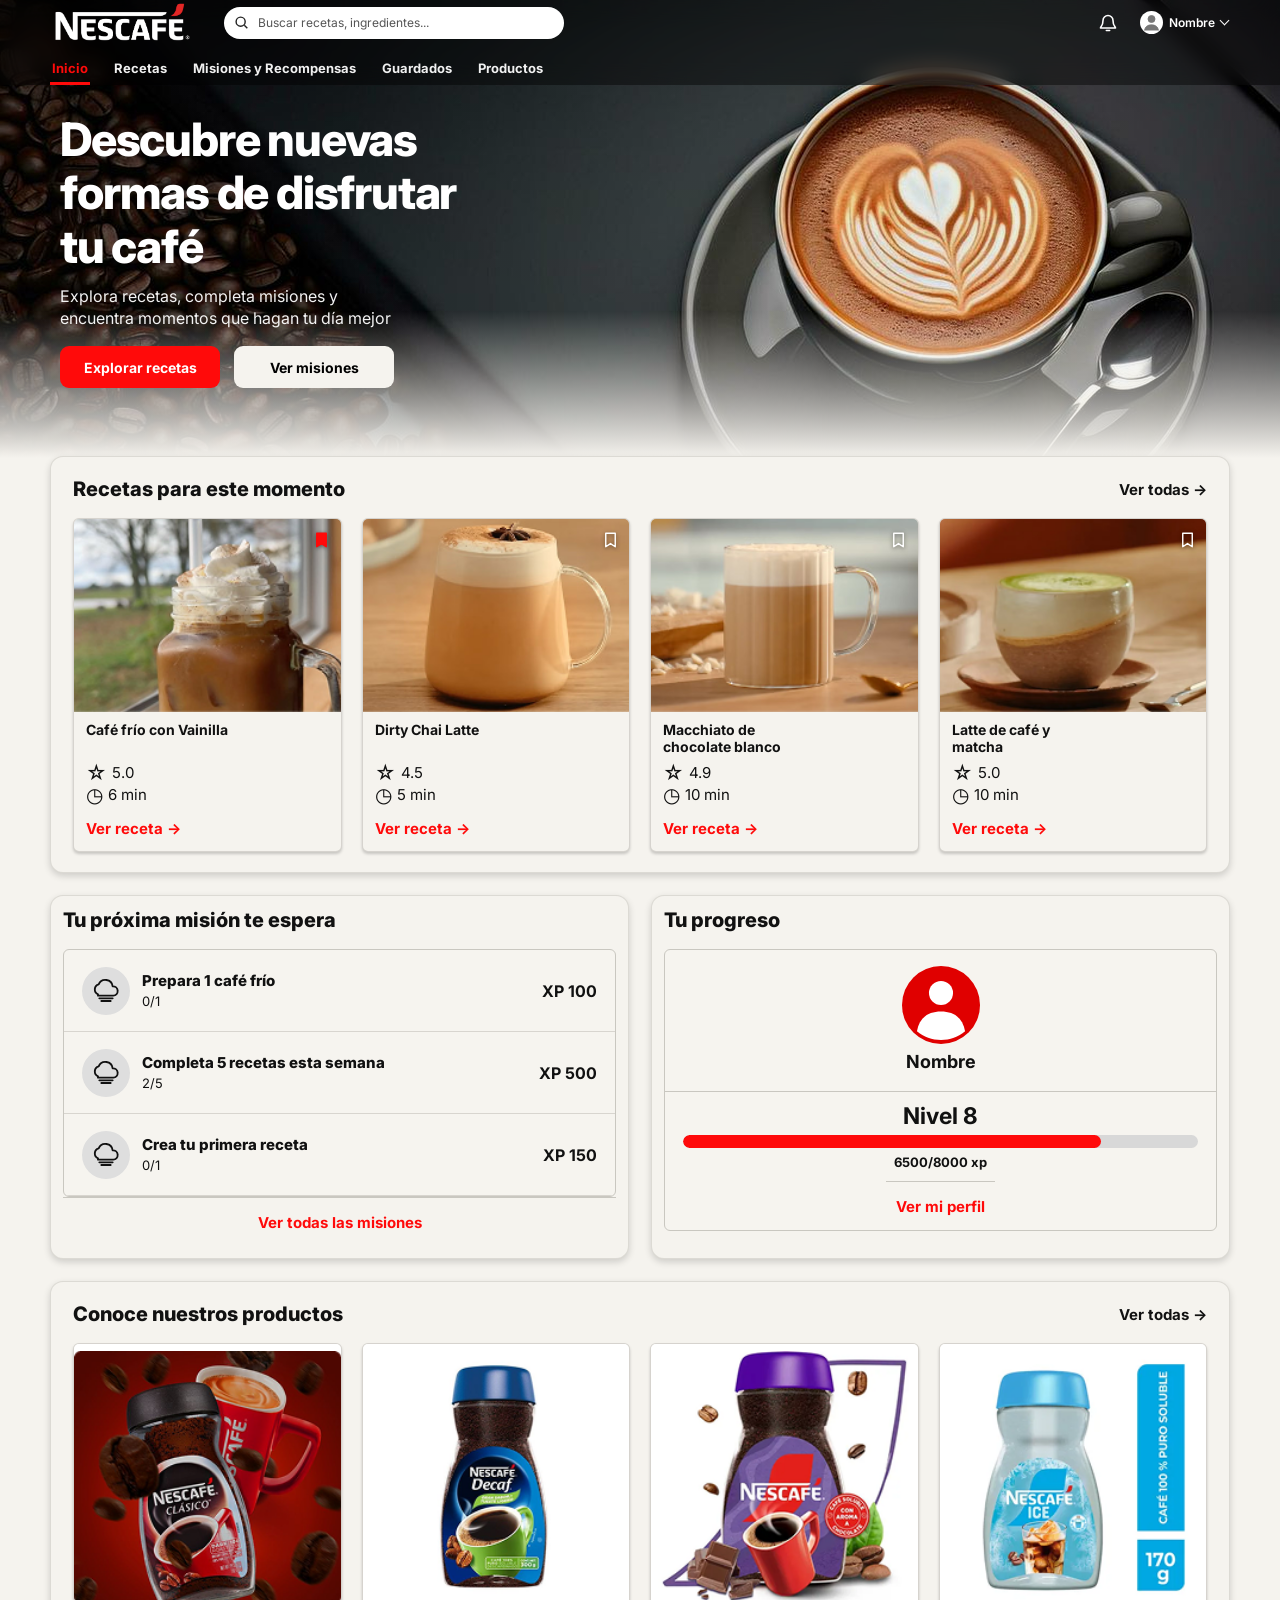
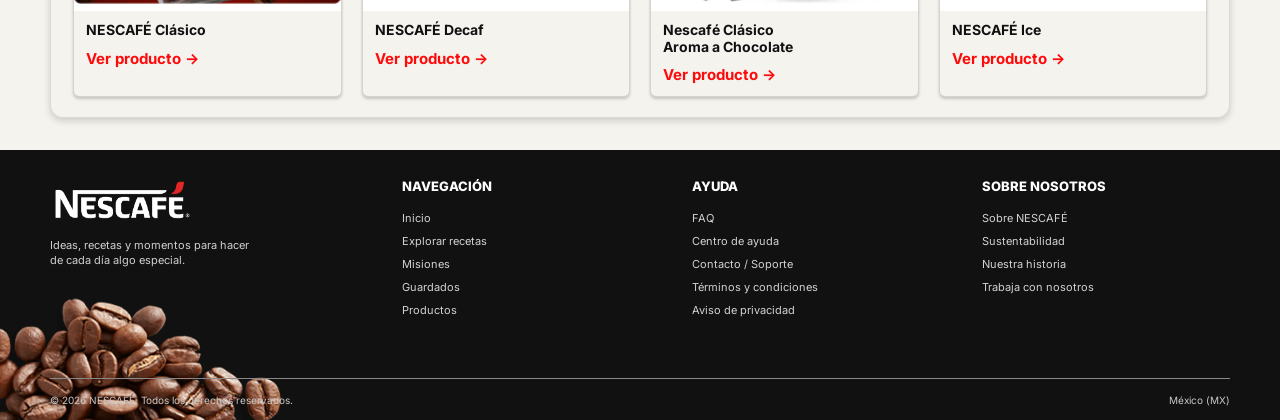
<file: index.html>
<!DOCTYPE html>
<html lang="es">
<head>
    <meta charset="UTF-8">
    <meta name="viewport" content="width=device-width, initial-scale=1.0">
    <link rel="stylesheet" href="css/styles.css">
    <link rel="preconnect" href="https://fonts.googleapis.com">
    <link rel="preconnect" href="https://fonts.gstatic.com" crossorigin>
    <link href="https://fonts.googleapis.com/css2?family=Inter:wght@100..900&display=swap" rel="stylesheet">
    <title>Nescafé Moments</title>
</head>
<body>

    <!-- HERO Y HEADER -->
    <section class="hero hero-home">

        <!-- IMAGEN DEL HERO: SE CAMBIA DESDE AQUÍ -->
        <img
            src="img/headers/home.png"
            alt=""
            class="hero-background hero__background"
            aria-hidden="true"
        >

        <header class="site-header header">

            <div class="header-top container header__top">

                <a href="index.html" class="brand header__brand">
                    <img src="img/logo-blanco.png" width="150" alt="Logo Nescafé">
                </a>

                <form class="search-form" role="search">
                    <label for="site-search" class="sr-only">Buscar recetas</label>

                    <svg class="search-icon" viewBox="0 0 24 24" aria-hidden="true">
                        <circle cx="10.8" cy="10.8" r="6.4"></circle>
                        <path d="m16 16 4.2 4.2"></path>
                    </svg>

                    <input
                        id="site-search"
                        type="search"
                        placeholder="Buscar recetas, ingredientes..."
                    >

                    <button type="reset" class="search-clear" aria-label="Limpiar búsqueda"></button>
                </form>

                <div class="header-actions header__actions">

                    <button class="icon-button" type="button" aria-label="Notificaciones">
                        <svg viewBox="0 0 24 24" aria-hidden="true">
                            <path d="M18 9a6 6 0 0 0-12 0c0 7-3 7-3 9h18c0-2-3-2-3-9"></path>
                            <path d="M10 21h4"></path>
                        </svg>
                    </button>

                    <a href="perfil.html" class="user-menu">

                        <span class="user-avatar">
                            <svg viewBox="0 0 24 24" aria-hidden="true">
                                <circle cx="12" cy="8" r="4"></circle>
                                <path d="M4 21c.7-4.2 3.5-6.3 8-6.3s7.3 2.1 8 6.3"></path>
                            </svg>
                        </span>

                        <span class="user-name">Nombre</span>
                        <span class="chevron" aria-hidden="true"></span>

                    </a>

                </div>
            </div>

            <!-- NAVEGACIÓN -->
            <nav class="main-nav container navigation" aria-label="Navegación principal">
                <a href="index.html" class="nav-link is-active navigation__link" aria-current="page">Inicio</a>
                <a href="recetas.html" class="nav-link navigation__link">Recetas</a>
                <a href="misiones_y_recompensas.html" class="nav-link navigation__link">Misiones y Recompensas</a>
                <a href="guardados.html" class="nav-link navigation__link">Guardados</a>
                <a href="productos.html" class="nav-link navigation__link">Productos</a>
            </nav>

        </header>

        <!-- CONTENIDO HERO -->
        <div class="hero-content container hero__content">
            <div class="hero-copy hero__copy">

                <h1>
                    Descubre nuevas<br class="desktop-break">
                    formas de disfrutar<br class="desktop-break">
                    tu café
                </h1>

                <p>
                    Explora recetas, completa misiones y<br class="desktop-break">
                    encuentra momentos que hagan tu día mejor
                </p>

                <div class="hero-buttons hero__actions">
                    <a href="recetas.html" class="button button-primary">
                        Explorar recetas
                    </a>

                    <a href="misiones_y_recompensas.html" class="button button-light">
                        Ver misiones
                    </a>
                </div>

            </div>
        </div>

    </section>


    <!-- CONTENIDO PRINCIPAL -->
    <main class="page-content container page__content">

        <!-- RECETAS -->
        <section class="panel recipes-panel">

            <div class="section-heading section-heading__content">
                <h2>Recetas para este momento</h2>
                <a href="recetas.html" class="text-link heading-link">
                    Ver todas →
                </a>
            </div>

            <div class="recipe-grid recipe-grid__items">

                <!-- RECETA 1 -->
                <article class="content-card recipe-card">
                    <div class="card-image-wrap content-card__media">
                        <img src="img/recetas/cafe-frio-de-vainilla.png"
                            alt="Café frío con vainilla y crema batida">

                        <button class="bookmark-button is-saved"
                            type="button" aria-label="Quitar de guardados" aria-pressed="true">
                            <svg viewBox="0 0 24 24" aria-hidden="true">
                                <path d="M6 3.5h12v17l-6-4-6 4z"></path>
                            </svg>
                        </button>
                    </div>

                    <div class="card-body content-card__body">
                        <h3>Café frío con Vainilla</h3>
                        <p class="card-meta"><span class="meta-icon">☆</span> 5.0</p>
                        <p class="card-meta"><span class="meta-icon">◷</span> 6 min</p>
                        <a href="recetas.html" class="text-link card-link">Ver receta →</a>
                    </div>
                </article>

                <!-- RECETA 2 -->
                <article class="content-card recipe-card">
                    <div class="card-image-wrap content-card__media">
                        <img src="img/recetas/dirty-latte.png"
                            alt="Dirty chai latte en una taza de vidrio">

                        <button class="bookmark-button" type="button"
                            aria-label="Guardar Dirty Chai Latte" aria-pressed="false">
                            <svg viewBox="0 0 24 24" aria-hidden="true">
                                <path d="M6 3.5h12v17l-6-4-6 4z"></path>
                            </svg>
                        </button>
                    </div>

                    <div class="card-body content-card__body">
                        <h3>Dirty Chai Latte</h3>
                        <p class="card-meta"><span class="meta-icon">☆</span> 4.5</p>
                        <p class="card-meta"><span class="meta-icon">◷</span> 5 min</p>
                        <a href="recetas.html" class="text-link card-link">Ver receta →</a>
                    </div>
                </article>

                <!-- RECETA 3 -->
                <article class="content-card recipe-card">
                    <div class="card-image-wrap content-card__media">
                        <img src="img/recetas/macciato-chocolate-blanco.png"
                            alt="Macchiato de chocolate blanco">

                        <button class="bookmark-button" type="button"
                            aria-label="Guardar Macchiato de chocolate blanco" aria-pressed="false">
                            <svg viewBox="0 0 24 24" aria-hidden="true">
                                <path d="M6 3.5h12v17l-6-4-6 4z"></path>
                            </svg>
                        </button>
                    </div>

                    <div class="card-body content-card__body">
                        <h3>Macchiato de<br> chocolate blanco</h3>
                        <p class="card-meta"><span class="meta-icon">☆</span> 4.9</p>
                        <p class="card-meta"><span class="meta-icon">◷</span> 10 min</p>
                        <a href="recetas.html" class="text-link card-link">Ver receta →</a>
                    </div>
                </article>

                <!-- RECETA 4 -->
                <article class="content-card recipe-card">
                    <div class="card-image-wrap content-card__media">
                        <img src="img/recetas/latte-caffe-matcha.png"
                            alt="Latte de café y matcha">

                        <button class="bookmark-button" type="button"
                            aria-label="Guardar Latte de café y matcha" aria-pressed="false">
                            <svg viewBox="0 0 24 24" aria-hidden="true">
                                <path d="M6 3.5h12v17l-6-4-6 4z"></path>
                            </svg>
                        </button>
                    </div>

                    <div class="card-body content-card__body">
                        <h3>Latte de café y<br> matcha</h3>
                        <p class="card-meta"><span class="meta-icon">☆</span> 5.0</p>
                        <p class="card-meta"><span class="meta-icon">◷</span> 10 min</p>
                        <a href="recetas.html" class="text-link card-link">Ver receta →</a>
                    </div>
                </article>

            </div>
        </section>


        <!-- MISIONES Y PROGRESO -->
        <div class="dashboard-grid">

            <!-- MISIONES -->
            <section class="panel dashboard-panel">
                <h2>Tu próxima misión te espera</h2>

                <div class="mission-list">

                    <article class="mission-item">
                        <span class="mission-icon">
                            <svg viewBox="0 0 48 48" aria-hidden="true">
                                <path d="M12 29a8 8 0 0 1 1-15 11 11 0 0 1 21 3 7 7 0 0 1 1 14H12Z"></path>
                                <path d="M14 35h20M17 39h14"></path>
                            </svg>
                        </span>

                        <div class="mission-copy">
                            <h3>Prepara 1 café frío</h3>
                            <p>0/1</p>
                        </div>

                        <strong class="xp-value">XP 100</strong>
                    </article>

                    <article class="mission-item">
                        <span class="mission-icon">
                            <svg viewBox="0 0 48 48" aria-hidden="true">
                                <path d="M12 29a8 8 0 0 1 1-15 11 11 0 0 1 21 3 7 7 0 0 1 1 14H12Z"></path>
                                <path d="M14 35h20M17 39h14"></path>
                            </svg>
                        </span>

                        <div class="mission-copy">
                            <h3>Completa 5 recetas esta semana</h3>
                            <p>2/5</p>
                        </div>

                        <strong class="xp-value">XP 500</strong>
                    </article>

                    <article class="mission-item">
                        <span class="mission-icon">
                            <svg viewBox="0 0 48 48" aria-hidden="true">
                                <path d="M12 29a8 8 0 0 1 1-15 11 11 0 0 1 21 3 7 7 0 0 1 1 14H12Z"></path>
                                <path d="M14 35h20M17 39h14"></path>
                            </svg>
                        </span>

                        <div class="mission-copy">
                            <h3>Crea tu primera receta</h3>
                            <p>0/1</p>
                        </div>

                        <strong class="xp-value">XP 150</strong>
                    </article>

                </div>

                <a href="misiones_y_recompensas.html" class="text-link panel-bottom-link">
                    Ver todas las misiones
                </a>
            </section>


            <!-- PROGRESO -->
            <section class="panel dashboard-panel progress-panel">
                <h2>Tu progreso</h2>

                <div class="profile-progress-card">

                    <div class="progress-user-icon">
                        <svg viewBox="0 0 64 64" aria-hidden="true">
                            <circle cx="32" cy="21" r="11"></circle>
                            <path d="M10 56c2-12 10-18 22-18s20 6 22 18c-6 5-14 8-22 8s-16-3-22-8Z"></path>
                        </svg>
                    </div>

                    <h3>Nombre</h3>

                    <div class="level-block">
                        <strong>Nivel 8</strong>

                        <div class="progress-track" role="progressbar"
                            aria-label="Progreso de experiencia"
                            aria-valuemin="0" aria-valuemax="8000"
                            aria-valuenow="6500">
                            <span></span>
                        </div>

                        <p>6500/8000 xp</p>
                    </div>

                    <a href="perfil.html" class="text-link panel-bottom-link">
                        Ver mi perfil
                    </a>

                </div>
            </section>

        </div>


        <!-- PRODUCTOS -->
        <section class="panel products-panel">

            <div class="section-heading section-heading__content">
                <h2>Conoce nuestros productos</h2>
                <a href="productos.html" class="text-link heading-link">Ver todas →</a>
            </div>

            <div class="product-grid product-grid__items">

                <article class="content-card product-card">
                    <div class="product-image-wrap">
                        <img src="img/productos/clasico.png"
                            alt="Producto NESCAFÉ Clásico">
                    </div>
                    <div class="product-card-body">
                        <h3>NESCAFÉ Clásico</h3>
                        <a href="productos.html" class="text-link">Ver producto →</a>
                    </div>
                </article>

                <article class="content-card product-card">
                    <div class="product-image-wrap">
                        <img src="img/productos/decaf.png"
                            alt="Producto NESCAFÉ Decaf">
                    </div>
                    <div class="product-card-body">
                        <h3>NESCAFÉ Decaf</h3>
                        <a href="productos.html" class="text-link">Ver producto →</a>
                    </div>
                </article>

                <article class="content-card product-card">
                    <div class="product-image-wrap">
                        <img src="img/productos/clasico-chocolate.png"
                            alt="Producto NESCAFÉ Clásico Aroma a Chocolate">
                    </div>
                    <div class="product-card-body">
                        <h3>Nescafé Clásico<br> Aroma a Chocolate</h3>
                        <a href="productos.html" class="text-link">Ver producto →</a>
                    </div>
                </article>

                <article class="content-card product-card">
                    <div class="product-image-wrap">
                        <img src="img/productos/ice.png"
                            alt="Producto NESCAFÉ Ice">
                    </div>
                    <div class="product-card-body">
                        <h3>NESCAFÉ Ice</h3>
                        <a href="productos.html" class="text-link">Ver producto →</a>
                    </div>
                </article>

            </div>
        </section>

    </main>


    <!-- FOOTER -->
    <footer class="site-footer footer">

        <div class="footer-inner container footer__inner">

            <div class="footer-brand-column">
                <a href="index.html" class="brand footer-brand header__brand">
                    <img src="img/logo-blanco.png" width="150" alt="Logo Nescafé">
                </a>

                <p>
                    Ideas, recetas y momentos para hacer<br>
                    de cada día algo especial.
                </p>

                <!-- Se conserva la imagen original en el HTML.
                     El CSS la oculta porque los granos se colocan
                     desde el pseudo-elemento del footer. -->
                <img src="img/Footer-cafe.png"
                    class="footer-coffee-beans" alt="" aria-hidden="true">
            </div>


            <div class="footer-column">
                <h2>NAVEGACIÓN</h2>
                <a href="index.html">Inicio</a>
                <a href="recetas.html">Explorar recetas</a>
                <a href="misiones_y_recompensas.html">Misiones</a>
                <a href="guardados.html">Guardados</a>
                <a href="productos.html">Productos</a>
            </div>


            <div class="footer-column">
                <h2>AYUDA</h2>
                <a href="#">FAQ</a>
                <a href="#">Centro de ayuda</a>
                <a href="#">Contacto / Soporte</a>
                <a href="#">Términos y condiciones</a>
                <a href="#">Aviso de privacidad</a>
            </div>


            <div class="footer-column">
                <h2>SOBRE NOSOTROS</h2>
                <a href="#">Sobre NESCAFÉ</a>
                <a href="#">Sustentabilidad</a>
                <a href="#">Nuestra historia</a>
                <a href="#">Trabaja con nosotros</a>
            </div>


            <div class="footer-bottom">
                <p>© 2026 NESCAFÉ. Todos los derechos reservados.</p>
                <span>México (MX)</span>
            </div>

        </div>
    </footer>

</body>
</html>
</file>
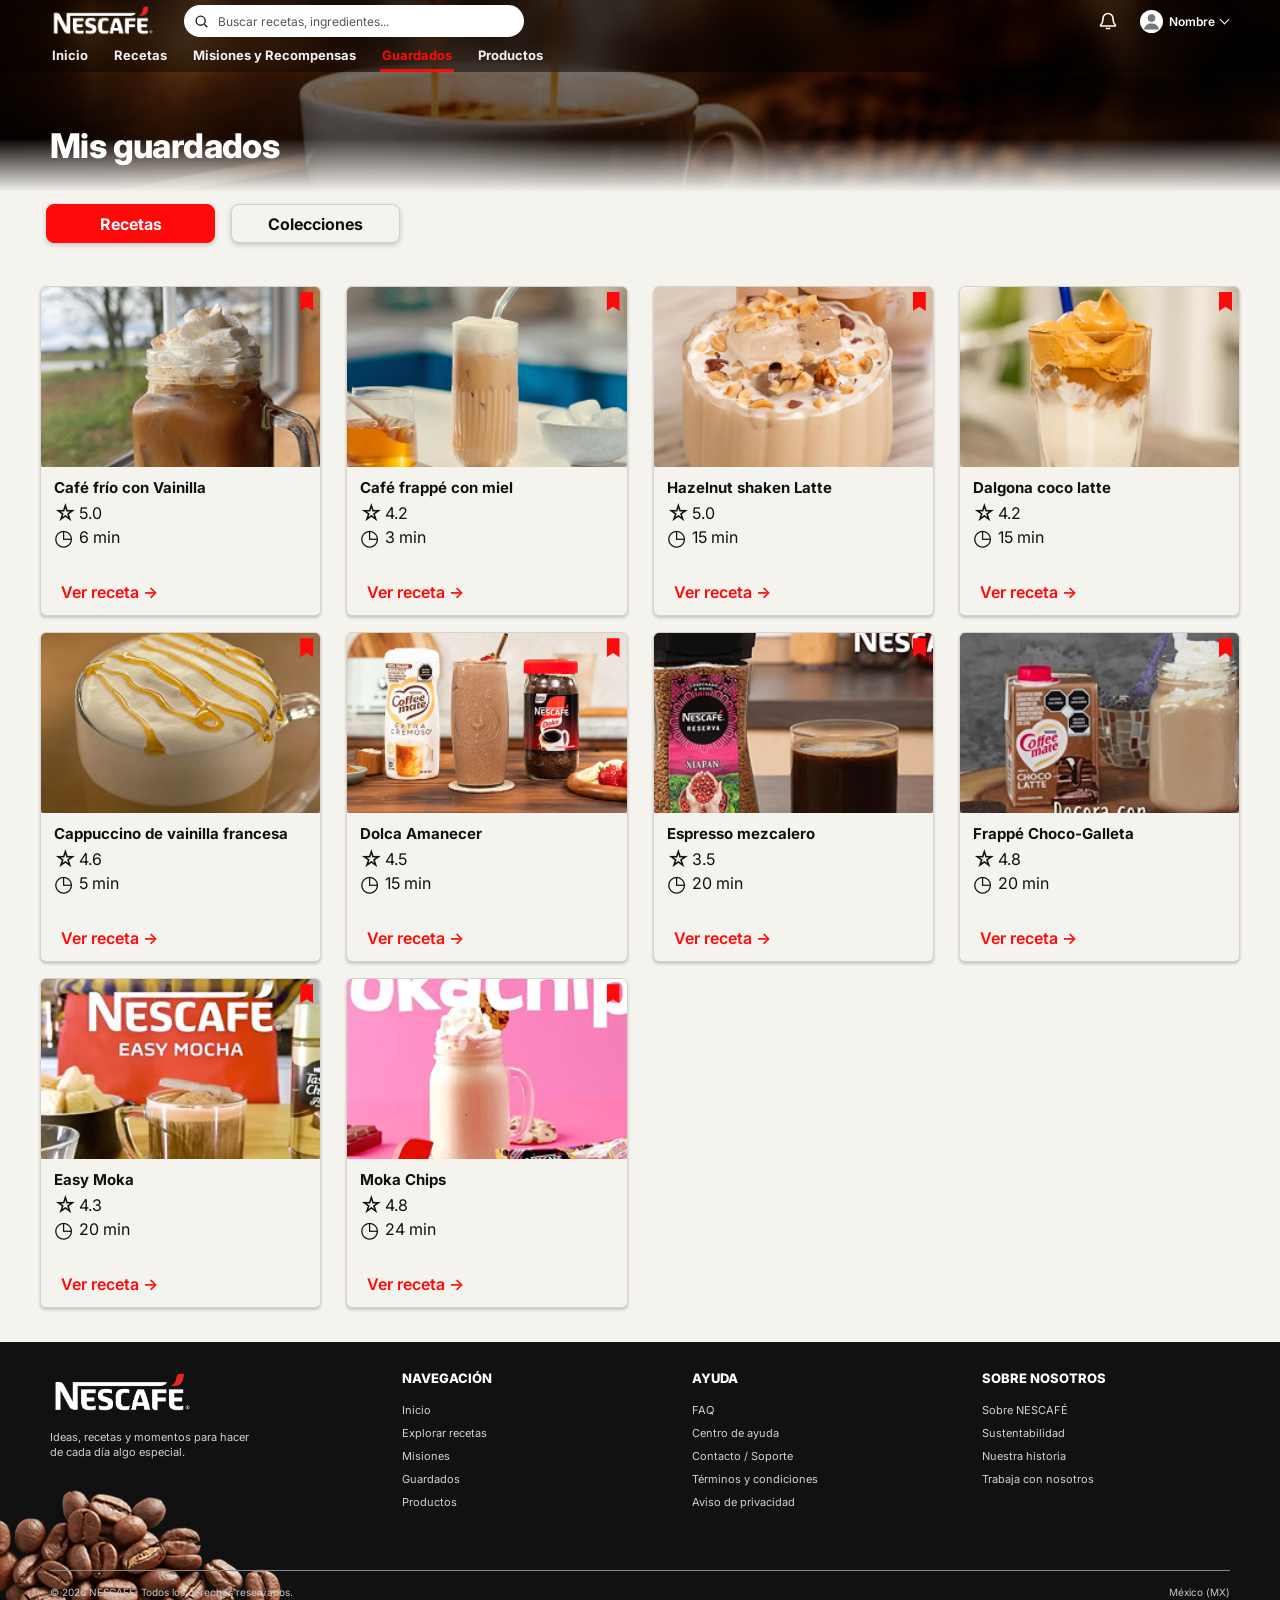
<file: guardados.html>
<!DOCTYPE html>
<html lang="es">
<head>
    <meta charset="UTF-8">
    <meta name="viewport" content="width=device-width, initial-scale=1.0">
    <link rel="preconnect" href="https://fonts.googleapis.com">
    <link rel="preconnect" href="https://fonts.gstatic.com" crossorigin>
    <link href="https://fonts.googleapis.com/css2?family=Inter:wght@100..900&display=swap" rel="stylesheet">
    <link rel="stylesheet" href="css/styles.css">
    <title>Mis guardados | NESCAFÉ Moments</title>
</head>
<body>

    <section class="hero recipes-hero saved-hero">
        <img
            src="img/headers/guardados.png"
            alt=""
            class="hero-background hero__background"
            aria-hidden="true"
        >

        <header class="site-header header">
            <div class="header-top container header__top">
                <a href="index.html" class="brand header__brand">
                    <img src="img/logo-blanco.png" width="150" alt="Logo Nescafé">
                </a>

                <form class="search-form" role="search">
                    <label for="site-search" class="sr-only">Buscar</label>
                    <svg class="search-icon" viewBox="0 0 24 24" aria-hidden="true">
                        <circle cx="10.8" cy="10.8" r="6.4"></circle>
                        <path d="m16 16 4.2 4.2"></path>
                    </svg>
                    <input id="site-search" type="search" placeholder="Buscar recetas, ingredientes...">
                    <button type="reset" class="search-clear" aria-label="Limpiar búsqueda"></button>
                </form>

                <div class="header-actions header__actions">
                    <button class="icon-button" type="button" aria-label="Notificaciones">
                        <svg viewBox="0 0 24 24" aria-hidden="true">
                            <path d="M18 9a6 6 0 0 0-12 0c0 7-3 7-3 9h18c0-2-3-2-3-9"></path>
                            <path d="M10 21h4"></path>
                        </svg>
                    </button>
                    <a href="perfil.html" class="user-menu">
                        <span class="user-avatar">
                            <svg viewBox="0 0 24 24" aria-hidden="true">
                                <circle cx="12" cy="8" r="4"></circle>
                                <path d="M4 21c.7-4.2 3.5-6.3 8-6.3s7.3 2.1 8 6.3"></path>
                            </svg>
                        </span>
                        <span class="user-name">Nombre</span>
                        <span class="chevron" aria-hidden="true"></span>
                    </a>
                </div>
            </div>

            <nav class="main-nav container navigation" aria-label="Navegación principal">
                <a href="index.html" class="nav-link navigation__link">Inicio</a>
                <a href="recetas.html" class="nav-link navigation__link">Recetas</a>
                <a href="misiones_y_recompensas.html" class="nav-link navigation__link">Misiones y Recompensas</a>
                <a href="guardados.html" class="nav-link is-active navigation__link">Guardados</a>
                <a href="productos.html" class="nav-link navigation__link">Productos</a>
            </nav>
        </header>

        <div class="recipes-hero-title saved-hero-title container">
            <h1>Mis guardados</h1>
        </div>
    </section>

    <main class="saved-page">
        <div class="saved-tabs" role="tablist" aria-label="Contenido guardado">
            <button class="saved-tab is-active" type="button" role="tab" aria-selected="true">Recetas</button>
            <button class="saved-tab" type="button" role="tab" aria-selected="false">Colecciones</button>
        </div>

        <section class="saved-grid" aria-label="Recetas guardadas">
            <article class="content-card recipe-card saved-card">
                <div class="card-image-wrap content-card__media">
                    <img src="img/recetas/cafe-frio-de-vainilla.png" alt="Café frío con Vainilla">
                    <span class="saved-bookmark" aria-hidden="true">◆</span>
                </div>
                <div class="card-body content-card__body">
                    <h3>Café frío con Vainilla</h3>
                    <p class="card-meta"><span class="saved-star">☆</span> 5.0</p>
                    <p class="card-meta"><span class="saved-clock">◷</span> 6 min</p>
                    <a href="#" class="text-link card-link">Ver receta →</a>
                </div>
            </article>

            <article class="content-card recipe-card saved-card">
                <div class="card-image-wrap content-card__media">
                    <img src="img/recetas/frappe-con-miel.png" alt="Café frappé con miel">
                    <span class="saved-bookmark" aria-hidden="true">◆</span>
                </div>
                <div class="card-body content-card__body">
                    <h3>Café frappé con miel</h3>
                    <p class="card-meta"><span class="saved-star">☆</span> 4.2</p>
                    <p class="card-meta"><span class="saved-clock">◷</span> 3 min</p>
                    <a href="#" class="text-link card-link">Ver receta →</a>
                </div>
            </article>

            <article class="content-card recipe-card saved-card">
                <div class="card-image-wrap content-card__media">
                    <img src="img/recetas/Hazelnut shaken Latte.png" alt="Hazelnut shaken Latte">
                    <span class="saved-bookmark" aria-hidden="true">◆</span>
                </div>
                <div class="card-body content-card__body">
                    <h3>Hazelnut shaken Latte</h3>
                    <p class="card-meta"><span class="saved-star">☆</span> 5.0</p>
                    <p class="card-meta"><span class="saved-clock">◷</span> 15 min</p>
                    <a href="#" class="text-link card-link">Ver receta →</a>
                </div>
            </article>

            <article class="content-card recipe-card saved-card">
                <div class="card-image-wrap content-card__media">
                    <img src="img/recetas/dalgona-coco.png" alt="Dalgona coco latte">
                    <span class="saved-bookmark" aria-hidden="true">◆</span>
                </div>
                <div class="card-body content-card__body">
                    <h3>Dalgona coco latte</h3>
                    <p class="card-meta"><span class="saved-star">☆</span> 4.2</p>
                    <p class="card-meta"><span class="saved-clock">◷</span> 15 min</p>
                    <a href="#" class="text-link card-link">Ver receta →</a>
                </div>
            </article>

            <article class="content-card recipe-card saved-card">
                <div class="card-image-wrap content-card__media">
                    <img src="img/recetas/capuccino-vainilla.png" alt="Cappuccino de vainilla francesa">
                    <span class="saved-bookmark" aria-hidden="true">◆</span>
                </div>
                <div class="card-body content-card__body">
                    <h3>Cappuccino de vainilla francesa</h3>
                    <p class="card-meta"><span class="saved-star">☆</span> 4.6</p>
                    <p class="card-meta"><span class="saved-clock">◷</span> 5 min</p>
                    <a href="#" class="text-link card-link">Ver receta →</a>
                </div>
            </article>

            <article class="content-card recipe-card saved-card">
                <div class="card-image-wrap content-card__media">
                    <img src="img/recetas/dolce-amanecer.png" alt="Dolca Amanecer">
                    <span class="saved-bookmark" aria-hidden="true">◆</span>
                </div>
                <div class="card-body content-card__body">
                    <h3>Dolca Amanecer</h3>
                    <p class="card-meta"><span class="saved-star">☆</span> 4.5</p>
                    <p class="card-meta"><span class="saved-clock">◷</span> 15 min</p>
                    <a href="#" class="text-link card-link">Ver receta →</a>
                </div>
            </article>

            <article class="content-card recipe-card saved-card">
                <div class="card-image-wrap content-card__media">
                    <img src="img/recetas/espresso-mezcalero.png" alt="Espresso mezcalero">
                    <span class="saved-bookmark" aria-hidden="true">◆</span>
                </div>
                <div class="card-body content-card__body">
                    <h3>Espresso mezcalero</h3>
                    <p class="card-meta"><span class="saved-star">☆</span> 3.5</p>
                    <p class="card-meta"><span class="saved-clock">◷</span> 20 min</p>
                    <a href="#" class="text-link card-link">Ver receta →</a>
                </div>
            </article>

            <article class="content-card recipe-card saved-card">
                <div class="card-image-wrap content-card__media">
                    <img src="img/recetas/frappe-choco-galleta.png" alt="Frappé Choco-Galleta">
                    <span class="saved-bookmark" aria-hidden="true">◆</span>
                </div>
                <div class="card-body content-card__body">
                    <h3>Frappé Choco-Galleta</h3>
                    <p class="card-meta"><span class="saved-star">☆</span> 4.8</p>
                    <p class="card-meta"><span class="saved-clock">◷</span> 20 min</p>
                    <a href="#" class="text-link card-link">Ver receta →</a>
                </div>
            </article>

            <article class="content-card recipe-card saved-card">
                <div class="card-image-wrap content-card__media">
                    <img src="img/recetas/easy-moka.png" alt="Easy Moka">
                    <span class="saved-bookmark" aria-hidden="true">◆</span>
                </div>
                <div class="card-body content-card__body">
                    <h3>Easy Moka</h3>
                    <p class="card-meta"><span class="saved-star">☆</span> 4.3</p>
                    <p class="card-meta"><span class="saved-clock">◷</span> 20 min</p>
                    <a href="#" class="text-link card-link">Ver receta →</a>
                </div>
            </article>

            <article class="content-card recipe-card saved-card">
                <div class="card-image-wrap content-card__media">
                    <img src="img/recetas/moka-chips.png" alt="Moka Chips">
                    <span class="saved-bookmark" aria-hidden="true">◆</span>
                </div>
                <div class="card-body content-card__body">
                    <h3>Moka Chips</h3>
                    <p class="card-meta"><span class="saved-star">☆</span> 4.8</p>
                    <p class="card-meta"><span class="saved-clock">◷</span> 24 min</p>
                    <a href="#" class="text-link card-link">Ver receta →</a>
                </div>
            </article>
        </section>
    </main>

    <footer class="site-footer footer">
        <div class="footer-inner container footer__inner">
            <div class="footer-brand-column">
                <a href="index.html" class="brand footer-brand header__brand">
                    <img src="img/logo-blanco.png" width="150" alt="Logo Nescafé">
                </a>
                <p>Ideas, recetas y momentos para hacer<br>de cada día algo especial.</p>
                <img src="img/Footer-cafe.png" class="footer-coffee-beans" alt="" aria-hidden="true">
            </div>

            <div class="footer-column">
                <h2>NAVEGACIÓN</h2>
                <a href="index.html">Inicio</a>
                <a href="recetas.html">Explorar recetas</a>
                <a href="misiones_y_recompensas.html">Misiones</a>
                <a href="guardados.html">Guardados</a>
                <a href="productos.html">Productos</a>
            </div>

            <div class="footer-column">
                <h2>AYUDA</h2>
                <a href="#">FAQ</a>
                <a href="#">Centro de ayuda</a>
                <a href="#">Contacto / Soporte</a>
                <a href="#">Términos y condiciones</a>
                <a href="#">Aviso de privacidad</a>
            </div>

            <div class="footer-column">
                <h2>SOBRE NOSOTROS</h2>
                <a href="#">Sobre NESCAFÉ</a>
                <a href="#">Sustentabilidad</a>
                <a href="#">Nuestra historia</a>
                <a href="#">Trabaja con nosotros</a>
            </div>

            <div class="footer-bottom">
                <p>© 2026 NESCAFÉ. Todos los derechos reservados.</p>
                <span>México (MX)</span>
            </div>
        </div>
    </footer>

</body>
</html>
</file>
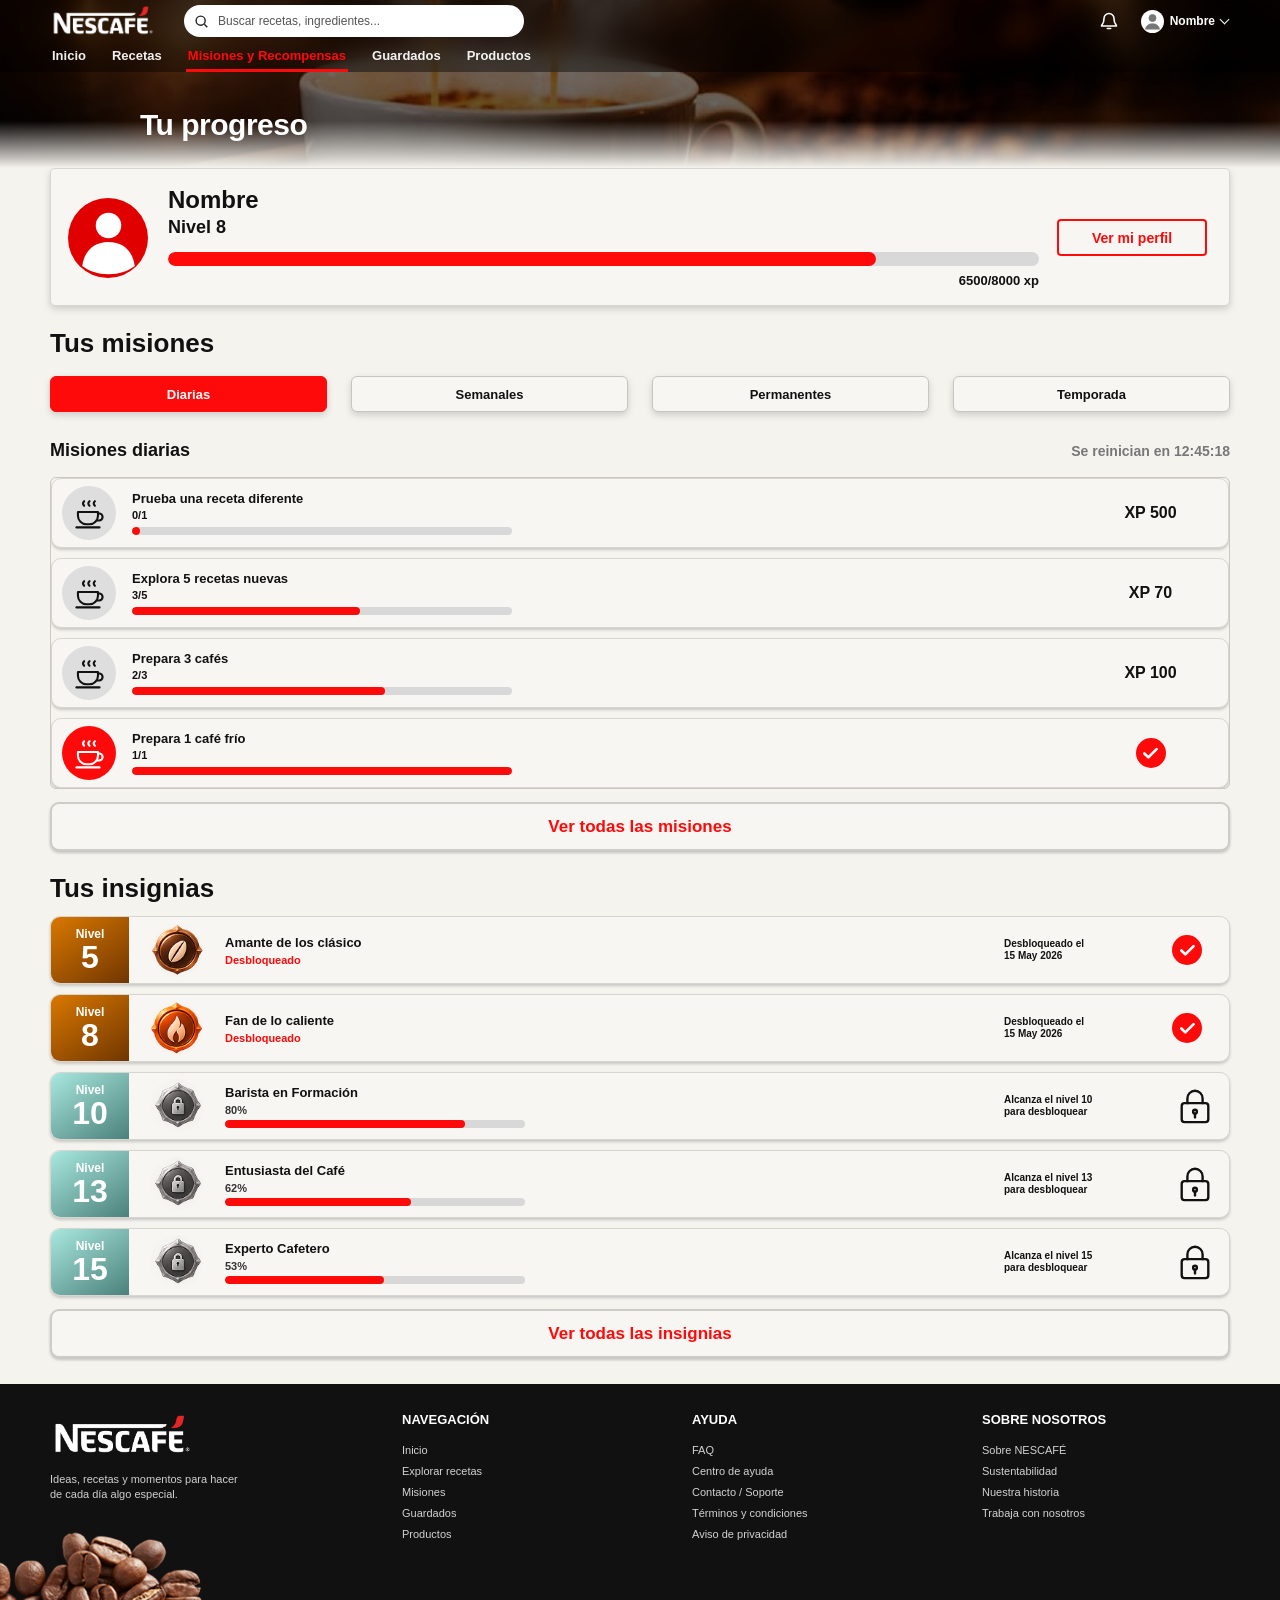
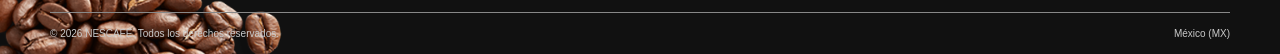
<file: misiones_y_recompensas.html>
<!DOCTYPE html>
<html lang="es">
<head>
    <meta charset="UTF-8">
    <meta name="viewport" content="width=device-width, initial-scale=1.0">
    <link rel="stylesheet" href="css/styles.css">
    <title>Misiones y Recompensas | Nescafé</title>
</head>
<body>
    <!-- =====================================
         HERO Y HEADER
    ====================================== -->
    <section class="hero recipes-hero missions-hero">
        <img src="img/headers/misiones.png" alt="" class="hero-background hero__background" aria-hidden="true">

        <header class="site-header header">
            <div class="header-top container header__top">
                <a href="index.html" class="brand header__brand">
                    <img src="img/logo-blanco.png" width="150" alt="Logo Nescafé">
                </a>

                <form class="search-form" role="search">
                    <label for="site-search" class="sr-only">Buscar</label>
                    <svg class="search-icon" viewBox="0 0 24 24" aria-hidden="true">
                        <circle cx="10.8" cy="10.8" r="6.4"></circle>
                        <path d="m16 16 4.2 4.2"></path>
                    </svg>
                    <input id="site-search" type="search" placeholder="Buscar recetas, ingredientes...">
                    <button type="reset" class="search-clear" aria-label="Limpiar búsqueda"></button>
                </form>

                <div class="header-actions header__actions">
                    <button class="icon-button" type="button" aria-label="Notificaciones">
                        <svg viewBox="0 0 24 24" aria-hidden="true">
                            <path d="M18 9a6 6 0 0 0-12 0c0 7-3 7-3 9h18c0-2-3-2-3-9"></path>
                            <path d="M10 21h4"></path>
                        </svg>
                    </button>
                    <a href="perfil.html" class="user-menu">
                        <span class="user-avatar">
                            <svg viewBox="0 0 24 24" aria-hidden="true">
                                <circle cx="12" cy="8" r="4"></circle>
                                <path d="M4 21c.7-4.2 3.5-6.3 8-6.3s7.3 2.1 8 6.3"></path>
                            </svg>
                        </span>
                        <span class="user-name">Nombre</span>
                        <span class="chevron" aria-hidden="true"></span>
                    </a>
                </div>
            </div>

            <nav class="main-nav container navigation" aria-label="Navegación principal">
                <a href="index.html" class="nav-link navigation__link">Inicio</a>
                <a href="recetas.html" class="nav-link navigation__link">Recetas</a>
                <a href="misiones_y_recompensas.html" class="nav-link is-active navigation__link" aria-current="page">Misiones y Recompensas</a>
                <a href="guardados.html" class="nav-link navigation__link">Guardados</a>
                <a href="productos.html" class="nav-link navigation__link">Productos</a>
            </nav>
        </header>

        <div class="recipes-hero-title missions-hero-title">
            <h1>Tu progreso</h1>
        </div>
    </section>

    <!-- =====================================
         CONTENIDO: PROGRESO, MISIONES E INSIGNIAS
    ====================================== -->
    <main class="missions-page container">
        <section class="user-progress-card" aria-label="Progreso del usuario">
            <div class="user-progress-avatar" aria-hidden="true">
                <svg viewBox="0 0 100 100">
                    <circle cx="50" cy="34" r="17"></circle>
                    <path d="M15 88c3-21 16-32 35-32s32 11 35 32c-9 7-21 11-35 11s-26-4-35-11Z"></path>
                </svg>
            </div>
            <div class="user-progress-info">
                <h2>Nombre</h2>
                <p class="user-level">Nivel 8</p>
                <div class="experience-track" role="progressbar" aria-label="Experiencia acumulada" aria-valuemin="0" aria-valuemax="8000" aria-valuenow="6500">
                    <span style="width: 81.25%"></span>
                </div>
                <p class="experience-label">6500/8000 xp</p>
            </div>
            <a href="perfil.html" class="outline-button">Ver mi perfil</a>
        </section>

        <section class="missions-section" id="misiones-diarias">
            <h2 class="missions-section-title">Tus misiones</h2>
            <div class="mission-tabs" aria-label="Categorías de misiones">
                <span class="mission-tab is-selected" aria-current="page">Diarias</span>
                <span class="mission-tab">Semanales</span>
                <span class="mission-tab">Permanentes</span>
                <span class="mission-tab">Temporada</span>
            </div>

            <div class="mission-heading-row">
                <h3>Misiones diarias</h3>
                <p>Se reinician en <strong>12:45:18</strong></p>
            </div>

            <div class="mission-list mission-list-featured">
                <article class="mission-card">
                    <span class="mission-card-icon" aria-hidden="true">
                        <svg viewBox="0 0 48 48"><path d="M9 22h26v5a11 11 0 0 1-11 11h-4A11 11 0 0 1 9 27z"></path><path d="M35 24h1.5a4.5 4.5 0 0 1 0 9H33"></path><path d="M7 42h30"></path><path d="M17 8c-2 2-2 4 0 6M24 8c-2 2-2 4 0 6M31 8c-2 2-2 4 0 6"></path></svg>
                    </span>
                    <div class="mission-card-content">
                        <h4>Prueba una receta diferente</h4>
                        <p>0/1</p>
                        <div class="mission-progress"><span style="width: 2%"></span></div>
                    </div>
                    <strong class="mission-reward">XP 500</strong>
                </article>

                <article class="mission-card">
                    <span class="mission-card-icon" aria-hidden="true">
                        <svg viewBox="0 0 48 48"><path d="M9 22h26v5a11 11 0 0 1-11 11h-4A11 11 0 0 1 9 27z"></path><path d="M35 24h1.5a4.5 4.5 0 0 1 0 9H33"></path><path d="M7 42h30"></path><path d="M17 8c-2 2-2 4 0 6M24 8c-2 2-2 4 0 6M31 8c-2 2-2 4 0 6"></path></svg>
                    </span>
                    <div class="mission-card-content">
                        <h4>Explora 5 recetas nuevas</h4>
                        <p>3/5</p>
                        <div class="mission-progress"><span style="width: 60%"></span></div>
                    </div>
                    <strong class="mission-reward">XP 70</strong>
                </article>

                <article class="mission-card">
                    <span class="mission-card-icon" aria-hidden="true">
                        <svg viewBox="0 0 48 48"><path d="M9 22h26v5a11 11 0 0 1-11 11h-4A11 11 0 0 1 9 27z"></path><path d="M35 24h1.5a4.5 4.5 0 0 1 0 9H33"></path><path d="M7 42h30"></path><path d="M17 8c-2 2-2 4 0 6M24 8c-2 2-2 4 0 6M31 8c-2 2-2 4 0 6"></path></svg>
                    </span>
                    <div class="mission-card-content">
                        <h4>Prepara 3 cafés</h4>
                        <p>2/3</p>
                        <div class="mission-progress"><span style="width: 66.67%"></span></div>
                    </div>
                    <strong class="mission-reward">XP 100</strong>
                </article>

                <article class="mission-card is-completed">
                    <span class="mission-card-icon" aria-hidden="true">
                        <svg viewBox="0 0 48 48"><path d="M9 22h26v5a11 11 0 0 1-11 11h-4A11 11 0 0 1 9 27z"></path><path d="M35 24h1.5a4.5 4.5 0 0 1 0 9H33"></path><path d="M7 42h30"></path><path d="M17 8c-2 2-2 4 0 6M24 8c-2 2-2 4 0 6M31 8c-2 2-2 4 0 6"></path></svg>
                    </span>
                    <div class="mission-card-content">
                        <h4>Prepara 1 café frío</h4>
                        <p>1/1</p>
                        <div class="mission-progress"><span style="width: 100%"></span></div>
                    </div>
                    <span class="mission-status-icon" aria-label="Misión completada">
                        <svg viewBox="0 0 24 24"><path d="m5 12 4.5 4.5L19 7"></path></svg>
                    </span>
                </article>
            </div>

            <a class="section-more-link" href="#misiones-semanales">Ver todas las misiones</a>
        </section>

        <section class="badges-section" id="insignias">
            <h2 class="missions-section-title">Tus insignias</h2>
            <div class="badge-list">
                <article class="badge-card badge-card-unlocked">
                    <div class="badge-level badge-level-gold"><span>Nivel</span><strong>5</strong></div>
                    <img class="badge-art" src="img/Insignias/i_1.png" alt="Insignia Amante de los clásico">
                    <div class="badge-info"><h3>Amante de los clásico</h3><p>Desbloqueado</p></div>
                    <p class="badge-condition">Desbloqueado el<br>15 May 2026</p>
                    <span class="badge-status-icon" aria-label="Insignia desbloqueada"><svg viewBox="0 0 24 24"><path d="m5 12 4.5 4.5L19 7"></path></svg></span>
                </article>

                <article class="badge-card badge-card-unlocked">
                    <div class="badge-level badge-level-gold"><span>Nivel</span><strong>8</strong></div>
                    <img class="badge-art" src="img/Insignias/i_2.png" alt="Insignia Fan de lo caliente">
                    <div class="badge-info"><h3>Fan de lo caliente</h3><p>Desbloqueado</p></div>
                    <p class="badge-condition">Desbloqueado el<br>15 May 2026</p>
                    <span class="badge-status-icon" aria-label="Insignia desbloqueada"><svg viewBox="0 0 24 24"><path d="m5 12 4.5 4.5L19 7"></path></svg></span>
                </article>

                <article class="badge-card badge-card-locked">
                    <div class="badge-level badge-level-teal"><span>Nivel</span><strong>10</strong></div>
                    <img class="badge-art" src="img/Insignias/ib_1.png" alt="Insignia Barista en Formación">
                    <div class="badge-info"><h3>Barista en Formación</h3><p class="badge-percentage">80%</p><div class="badge-progress"><span style="width: 80%"></span></div></div>
                    <p class="badge-condition">Alcanza el nivel 10<br>para desbloquear</p>
                    <span class="badge-lock-icon" aria-label="Insignia bloqueada"><svg viewBox="0 0 40 40"><rect x="6" y="17" width="28" height="20" rx="3"></rect><path d="M12 17v-5a8 8 0 0 1 16 0v5"></path><circle cx="20" cy="26" r="2"></circle><path d="M20 28v4"></path></svg></span>
                </article>

                <article class="badge-card badge-card-locked">
                    <div class="badge-level badge-level-teal"><span>Nivel</span><strong>13</strong></div>
                    <img class="badge-art" src="img/Insignias/ib_1.png" alt="Insignia Entusiasta del Café">
                    <div class="badge-info"><h3>Entusiasta del Café</h3><p class="badge-percentage">62%</p><div class="badge-progress"><span style="width: 62%"></span></div></div>
                    <p class="badge-condition">Alcanza el nivel 13<br>para desbloquear</p>
                    <span class="badge-lock-icon" aria-label="Insignia bloqueada"><svg viewBox="0 0 40 40"><rect x="6" y="17" width="28" height="20" rx="3"></rect><path d="M12 17v-5a8 8 0 0 1 16 0v5"></path><circle cx="20" cy="26" r="2"></circle><path d="M20 28v4"></path></svg></span>
                </article>

                <article class="badge-card badge-card-locked">
                    <div class="badge-level badge-level-teal"><span>Nivel</span><strong>15</strong></div>
                    <img class="badge-art" src="img/Insignias/ib_1.png" alt="Insignia Experto Cafetero">
                    <div class="badge-info"><h3>Experto Cafetero</h3><p class="badge-percentage">53%</p><div class="badge-progress"><span style="width: 53%"></span></div></div>
                    <p class="badge-condition">Alcanza el nivel 15<br>para desbloquear</p>
                    <span class="badge-lock-icon" aria-label="Insignia bloqueada"><svg viewBox="0 0 40 40"><rect x="6" y="17" width="28" height="20" rx="3"></rect><path d="M12 17v-5a8 8 0 0 1 16 0v5"></path><circle cx="20" cy="26" r="2"></circle><path d="M20 28v4"></path></svg></span>
                </article>
            </div>
            <a class="section-more-link" href="#insignias">Ver todas las insignias</a>
        </section>
    </main>

    <!-- =====================================
         FOOTER
    ====================================== -->
    <footer class="site-footer footer">
        <div class="footer-inner container footer__inner">
            <div class="footer-brand-column">
                <a href="index.html" class="brand footer-brand header__brand"><img src="img/logo-blanco.png" width="150" alt="Logo Nescafé"></a>
                <p>Ideas, recetas y momentos para hacer<br>de cada día algo especial.</p>
                <img src="img/Footer-cafe.png" class="footer-coffee-beans" alt="" aria-hidden="true">
            </div>
            <div class="footer-column">
                <h2>NAVEGACIÓN</h2>
                <a href="index.html">Inicio</a><a href="recetas.html">Explorar recetas</a><a href="misiones_y_recompensas.html">Misiones</a><a href="guardados.html">Guardados</a><a href="productos.html">Productos</a>
            </div>
            <div class="footer-column">
                <h2>AYUDA</h2>
                <a href="#">FAQ</a><a href="#">Centro de ayuda</a><a href="#">Contacto / Soporte</a><a href="#">Términos y condiciones</a><a href="#">Aviso de privacidad</a>
            </div>
            <div class="footer-column">
                <h2>SOBRE NOSOTROS</h2>
                <a href="#">Sobre NESCAFÉ</a><a href="#">Sustentabilidad</a><a href="#">Nuestra historia</a><a href="#">Trabaja con nosotros</a>
            </div>
            <div class="footer-bottom"><p>© 2026 NESCAFÉ. Todos los derechos reservados.</p><span>México (MX)</span></div>
        </div>
    </footer>
</body>
</html>
</file>
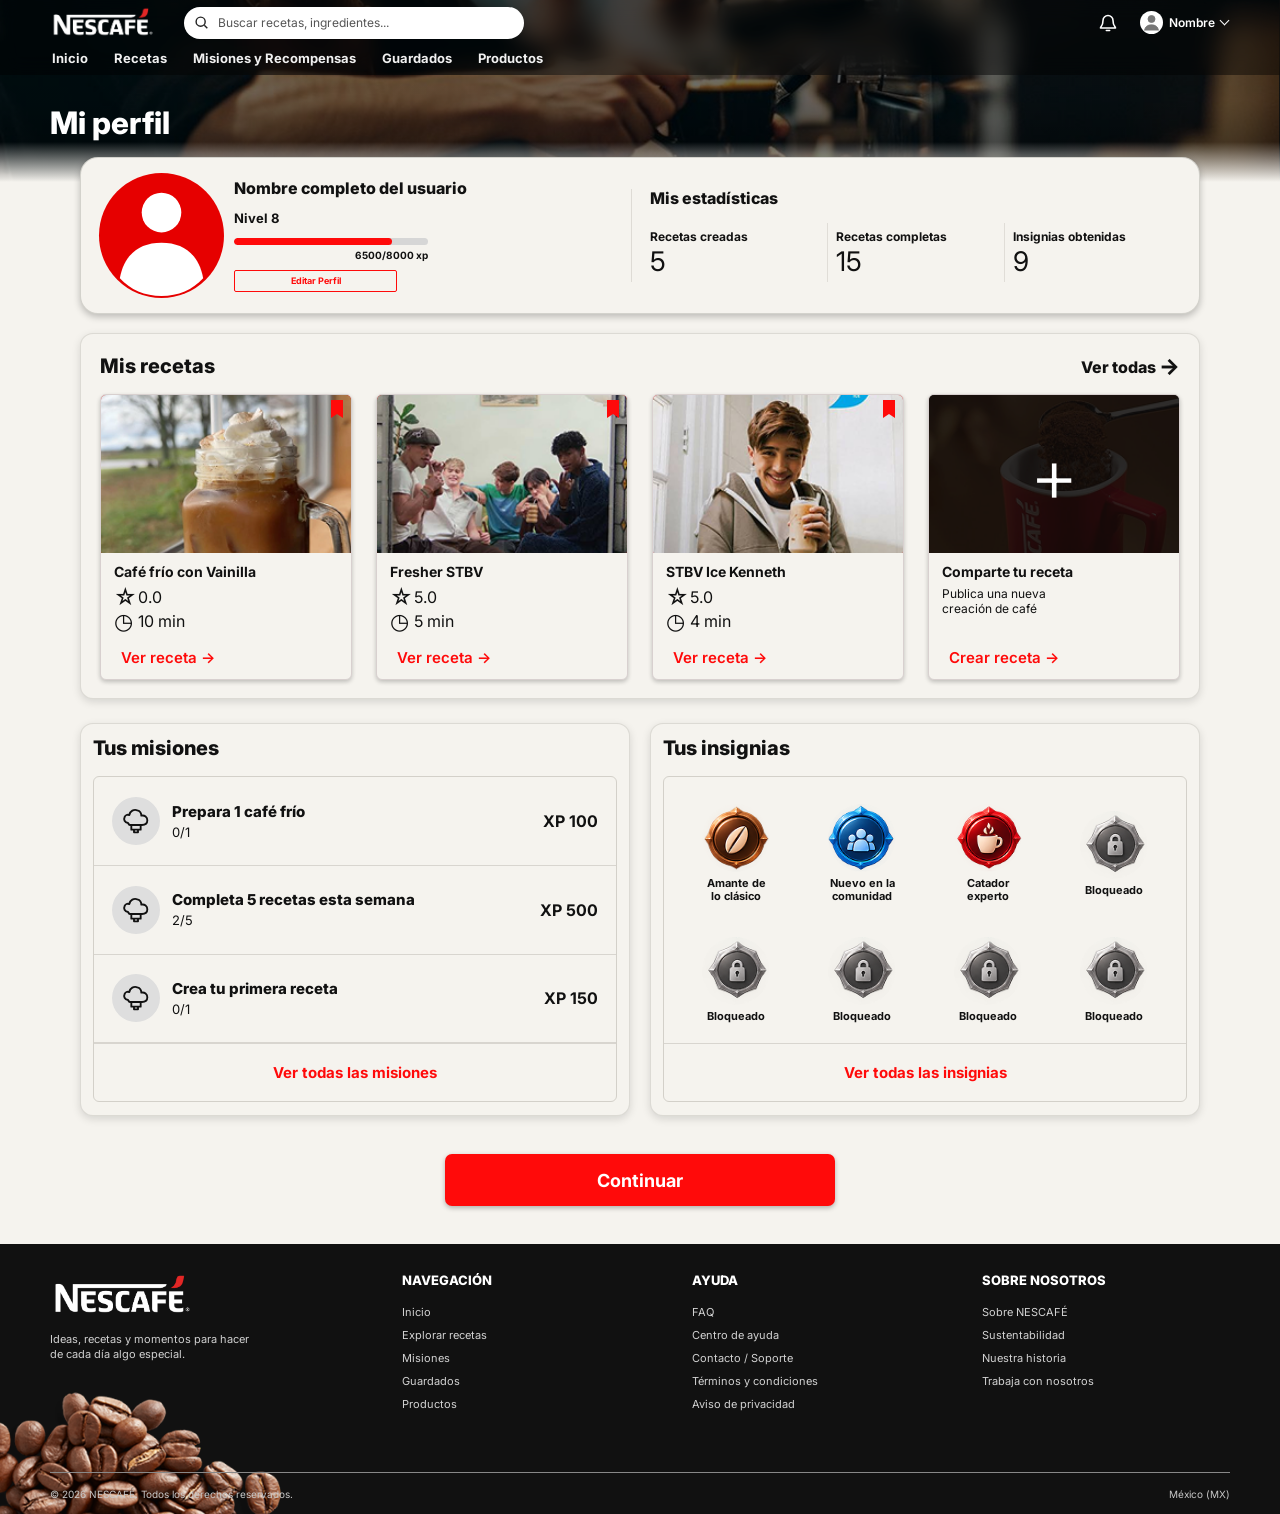
<file: perfil.html>
<!DOCTYPE html>
<html lang="es">
<head>
    <meta charset="UTF-8">
    <meta name="viewport" content="width=device-width, initial-scale=1.0">
    <link rel="preconnect" href="https://fonts.googleapis.com">
    <link rel="preconnect" href="https://fonts.gstatic.com" crossorigin>
    <link href="https://fonts.googleapis.com/css2?family=Inter:wght@100..900&display=swap" rel="stylesheet">
    <link rel="stylesheet" href="css/styles.css">
    <title>Mi perfil | NESCAFÉ Moments</title>
</head>
<body>

    <section class="hero profile-hero">
        <img src="img/headers/perfil.png" alt="" class="hero-background hero__background" aria-hidden="true">

        <header class="site-header header">
            <div class="header-top container header__top">
                <a href="index.html" class="brand header__brand">
                    <img src="img/logo-blanco.png" width="150" alt="Logo Nescafé">
                </a>

                <form class="search-form" role="search">
                    <label for="site-search" class="sr-only">Buscar</label>
                    <svg class="search-icon" viewBox="0 0 24 24" aria-hidden="true">
                        <circle cx="10.8" cy="10.8" r="6.4"></circle>
                        <path d="m16 16 4.2 4.2"></path>
                    </svg>
                    <input id="site-search" type="search" placeholder="Buscar recetas, ingredientes...">
                    <button type="reset" class="search-clear" aria-label="Limpiar búsqueda"></button>
                </form>

                <div class="header-actions header__actions">
                    <button class="icon-button" type="button" aria-label="Notificaciones">
                        <svg viewBox="0 0 24 24" aria-hidden="true">
                            <path d="M18 9a6 6 0 0 0-12 0c0 7-3 7-3 9h18c0-2-3-2-3-9"></path>
                            <path d="M10 21h4"></path>
                        </svg>
                    </button>
                    <a href="perfil.html" class="user-menu">
                        <span class="user-avatar">
                            <svg viewBox="0 0 24 24" aria-hidden="true">
                                <circle cx="12" cy="8" r="4"></circle>
                                <path d="M4 21c.7-4.2 3.5-6.3 8-6.3s7.3 2.1 8 6.3"></path>
                            </svg>
                        </span>
                        <span class="user-name">Nombre</span>
                        <span class="chevron" aria-hidden="true"></span>
                    </a>
                </div>
            </div>

            <nav class="main-nav container navigation" aria-label="Navegación principal">
                <a href="index.html" class="nav-link navigation__link">Inicio</a>
                <a href="recetas.html" class="nav-link navigation__link">Recetas</a>
                <a href="misiones_y_recompensas.html" class="nav-link navigation__link">Misiones y Recompensas</a>
                <a href="guardados.html" class="nav-link navigation__link">Guardados</a>
                <a href="productos.html" class="nav-link navigation__link">Productos</a>
            </nav>
        </header>

        <div class="profile-hero-title container">
            <h1>Mi perfil</h1>
        </div>
    </section>

    <main class="profile-page">

        <section class="profile-summary">
            <div class="profile-identity">
                <div class="profile-avatar" aria-label="Foto de perfil">
                    <svg viewBox="0 0 120 120" role="img" aria-label="Avatar de usuario">
                        <circle cx="60" cy="38" r="19"></circle>
                        <path d="M20 101c4-22 18-34 40-34s36 12 40 34c-10 11-24 17-40 17s-30-6-40-17z"></path>
                    </svg>
                </div>

                <div class="profile-user-data">
                    <h2>Nombre completo del usuario</h2>
                    <p class="profile-level">Nivel 8</p>
                    <div class="profile-progress" aria-label="6500 de 8000 puntos de experiencia">
                        <span style="width:81.25%"></span>
                    </div>
                    <p class="profile-xp">6500/8000 xp</p>
                    <button class="profile-edit" type="button">Editar Perfil</button>
                </div>
            </div>

            <div class="profile-statistics">
                <h2>Mis estadísticas</h2>
                <div class="statistics-grid">
                    <div class="stat-item">
                        <h3>Recetas creadas</h3>
                        <p>5</p>
                    </div>
                    <div class="stat-item">
                        <h3>Recetas completas</h3>
                        <p>15</p>
                    </div>
                    <div class="stat-item">
                        <h3>Insignias obtenidas</h3>
                        <p>9</p>
                    </div>
                </div>
            </div>
        </section>

        <section class="profile-recipes profile-panel">
            <div class="profile-section-heading">
                <h2>Mis recetas</h2>
                <a href="recetas.html" class="profile-view-all">Ver todas <span aria-hidden="true">→</span></a>
            </div>

            <div class="profile-recipe-grid">
                <article class="profile-recipe-card">
                    <div class="profile-recipe-image">
                        <img src="img/recetas/cafe-frio-de-vainilla.png" alt="Café frío con Vainilla">
                        <span class="recipe-bookmark active" aria-hidden="true"></span>
                    </div>
                    <div class="profile-recipe-info">
                        <h3>Café frío con Vainilla</h3>
                        <p><span class="profile-star">☆</span> 0.0</p>
                        <p><span class="profile-clock">◷</span> 10 min</p>
                        <a href="recetas.html" class="profile-red-link">Ver receta →</a>
                    </div>
                </article>

                <article class="profile-recipe-card">
                    <div class="profile-recipe-image">
                        <img src="img/recetas/fresher_stbv.png" alt="Fresher STBV">
                        <span class="recipe-bookmark active" aria-hidden="true"></span>
                    </div>
                    <div class="profile-recipe-info">
                        <h3>Fresher STBV</h3>
                        <p><span class="profile-star">☆</span> 5.0</p>
                        <p><span class="profile-clock">◷</span> 5 min</p>
                        <a href="recetas.html" class="profile-red-link">Ver receta →</a>
                    </div>
                </article>

                <article class="profile-recipe-card">
                    <div class="profile-recipe-image">
                        <img src="img/recetas/stbv_ice_kenneth.png" alt="STBV Ice Kenneth">
                        <span class="recipe-bookmark active" aria-hidden="true"></span>
                    </div>
                    <div class="profile-recipe-info">
                        <h3>STBV Ice Kenneth</h3>
                        <p><span class="profile-star">☆</span> 5.0</p>
                        <p><span class="profile-clock">◷</span> 4 min</p>
                        <a href="recetas.html" class="profile-red-link">Ver receta →</a>
                    </div>
                </article>

                <article class="profile-recipe-card create-recipe-card">
                    <a href="recetas.html" class="create-recipe-image" aria-label="Crear receta">
                        <img src="img/recetas/crear-receta.png" alt="">
                        <span class="create-plus" aria-hidden="true">+</span>
                    </a>
                    <div class="profile-recipe-info">
                        <h3>Comparte tu receta</h3>
                        <p class="create-description">Publica una nueva<br>creación de café</p>
                        <a href="recetas.html" class="profile-red-link">Crear receta →</a>
                    </div>
                </article>
            </div>
        </section>

        <div class="profile-dashboard-grid">
            <section class="profile-panel dashboard-card">
                <h2>Tus misiones</h2>
                <div class="missions-list">
                    <article class="mission-item">
                        <span class="mission-icon" aria-hidden="true">
                            <svg viewBox="0 0 48 48"><path d="M12 27c-5-1-7-5-5-9 1-3 4-4 7-3 1-6 7-9 12-7 4 1 6 4 6 8 5-1 9 2 9 7 0 4-3 7-8 7H15c-1 0-2-1-3-3z"></path><path d="M17 32v5h14v-5M21 37v4h6v-4"></path></svg>
                        </span>
                        <div class="mission-copy">
                            <h3>Prepara 1 café frío</h3>
                            <p>0/1</p>
                        </div>
                        <strong>XP 100</strong>
                    </article>
                    <article class="mission-item">
                        <span class="mission-icon" aria-hidden="true">
                            <svg viewBox="0 0 48 48"><path d="M12 27c-5-1-7-5-5-9 1-3 4-4 7-3 1-6 7-9 12-7 4 1 6 4 6 8 5-1 9 2 9 7 0 4-3 7-8 7H15c-1 0-2-1-3-3z"></path><path d="M17 32v5h14v-5M21 37v4h6v-4"></path></svg>
                        </span>
                        <div class="mission-copy">
                            <h3>Completa 5 recetas esta semana</h3>
                            <p>2/5</p>
                        </div>
                        <strong>XP 500</strong>
                    </article>
                    <article class="mission-item">
                        <span class="mission-icon" aria-hidden="true">
                            <svg viewBox="0 0 48 48"><path d="M12 27c-5-1-7-5-5-9 1-3 4-4 7-3 1-6 7-9 12-7 4 1 6 4 6 8 5-1 9 2 9 7 0 4-3 7-8 7H15c-1 0-2-1-3-3z"></path><path d="M17 32v5h14v-5M21 37v4h6v-4"></path></svg>
                        </span>
                        <div class="mission-copy">
                            <h3>Crea tu primera receta</h3>
                            <p>0/1</p>
                        </div>
                        <strong>XP 150</strong>
                    </article>
                    <a href="misiones_y_recompensas.html" class="dashboard-footer-link">Ver todas las misiones</a>
                </div>
            </section>

            <section class="profile-panel dashboard-card">
                <h2>Tus insignias</h2>
                <div class="badges-board">
                    <div class="badge-item">
                        <img src="img/Insignias/i_1.png" alt="Insignia Amante de lo clásico">
                        <span>Amante de<br>lo clásico</span>
                    </div>
                    <div class="badge-item">
                        <img src="img/Insignias/i_3.png" alt="Insignia Nuevo en la comunidad">
                        <span>Nuevo en la<br>comunidad</span>
                    </div>
                    <div class="badge-item">
                        <img src="img/Insignias/i_4.png" alt="Insignia Catador experto">
                        <span>Catador<br>experto</span>
                    </div>
                    <div class="badge-item">
                        <img src="img/Insignias/ib_1.png" alt="Insignia bloqueada">
                        <span>Bloqueado</span>
                    </div>
                    <div class="badge-item">
                        <img src="img/Insignias/ib_1.png" alt="Insignia bloqueada">
                        <span>Bloqueado</span>
                    </div>
                    <div class="badge-item">
                        <img src="img/Insignias/ib_1.png" alt="Insignia bloqueada">
                        <span>Bloqueado</span>
                    </div>
                    <div class="badge-item">
                        <img src="img/Insignias/ib_1.png" alt="Insignia bloqueada">
                        <span>Bloqueado</span>
                    </div>
                    <div class="badge-item">
                        <img src="img/Insignias/ib_1.png" alt="Insignia bloqueada">
                        <span>Bloqueado</span>
                    </div>
                    <a href="misiones_y_recompensas.html" class="dashboard-footer-link">Ver todas las insignias</a>
                </div>
            </section>
        </div>

        <div class="profile-continue-wrap">
            <a href="index.html" class="profile-continue">Continuar</a>
        </div>
    </main>

    <footer class="site-footer footer">
        <div class="footer-inner container footer__inner">
            <div class="footer-brand-column">
                <a href="index.html" class="brand footer-brand header__brand">
                    <img src="img/logo-blanco.png" width="150" alt="Logo Nescafé">
                </a>
                <p>Ideas, recetas y momentos para hacer<br>de cada día algo especial.</p>
                <img src="img/Footer-cafe.png" class="footer-coffee-beans" alt="" aria-hidden="true">
            </div>
            <div class="footer-column">
                <h2>NAVEGACIÓN</h2>
                <a href="index.html">Inicio</a>
                <a href="recetas.html">Explorar recetas</a>
                <a href="misiones_y_recompensas.html">Misiones</a>
                <a href="guardados.html">Guardados</a>
                <a href="productos.html">Productos</a>
            </div>
            <div class="footer-column">
                <h2>AYUDA</h2>
                <a href="#">FAQ</a>
                <a href="#">Centro de ayuda</a>
                <a href="#">Contacto / Soporte</a>
                <a href="#">Términos y condiciones</a>
                <a href="#">Aviso de privacidad</a>
            </div>
            <div class="footer-column">
                <h2>SOBRE NOSOTROS</h2>
                <a href="#">Sobre NESCAFÉ</a>
                <a href="#">Sustentabilidad</a>
                <a href="#">Nuestra historia</a>
                <a href="#">Trabaja con nosotros</a>
            </div>
            <div class="footer-bottom">
                <p>© 2026 NESCAFÉ. Todos los derechos reservados.</p>
                <span>México (MX)</span>
            </div>
        </div>
    </footer>

</body>
</html>
</file>
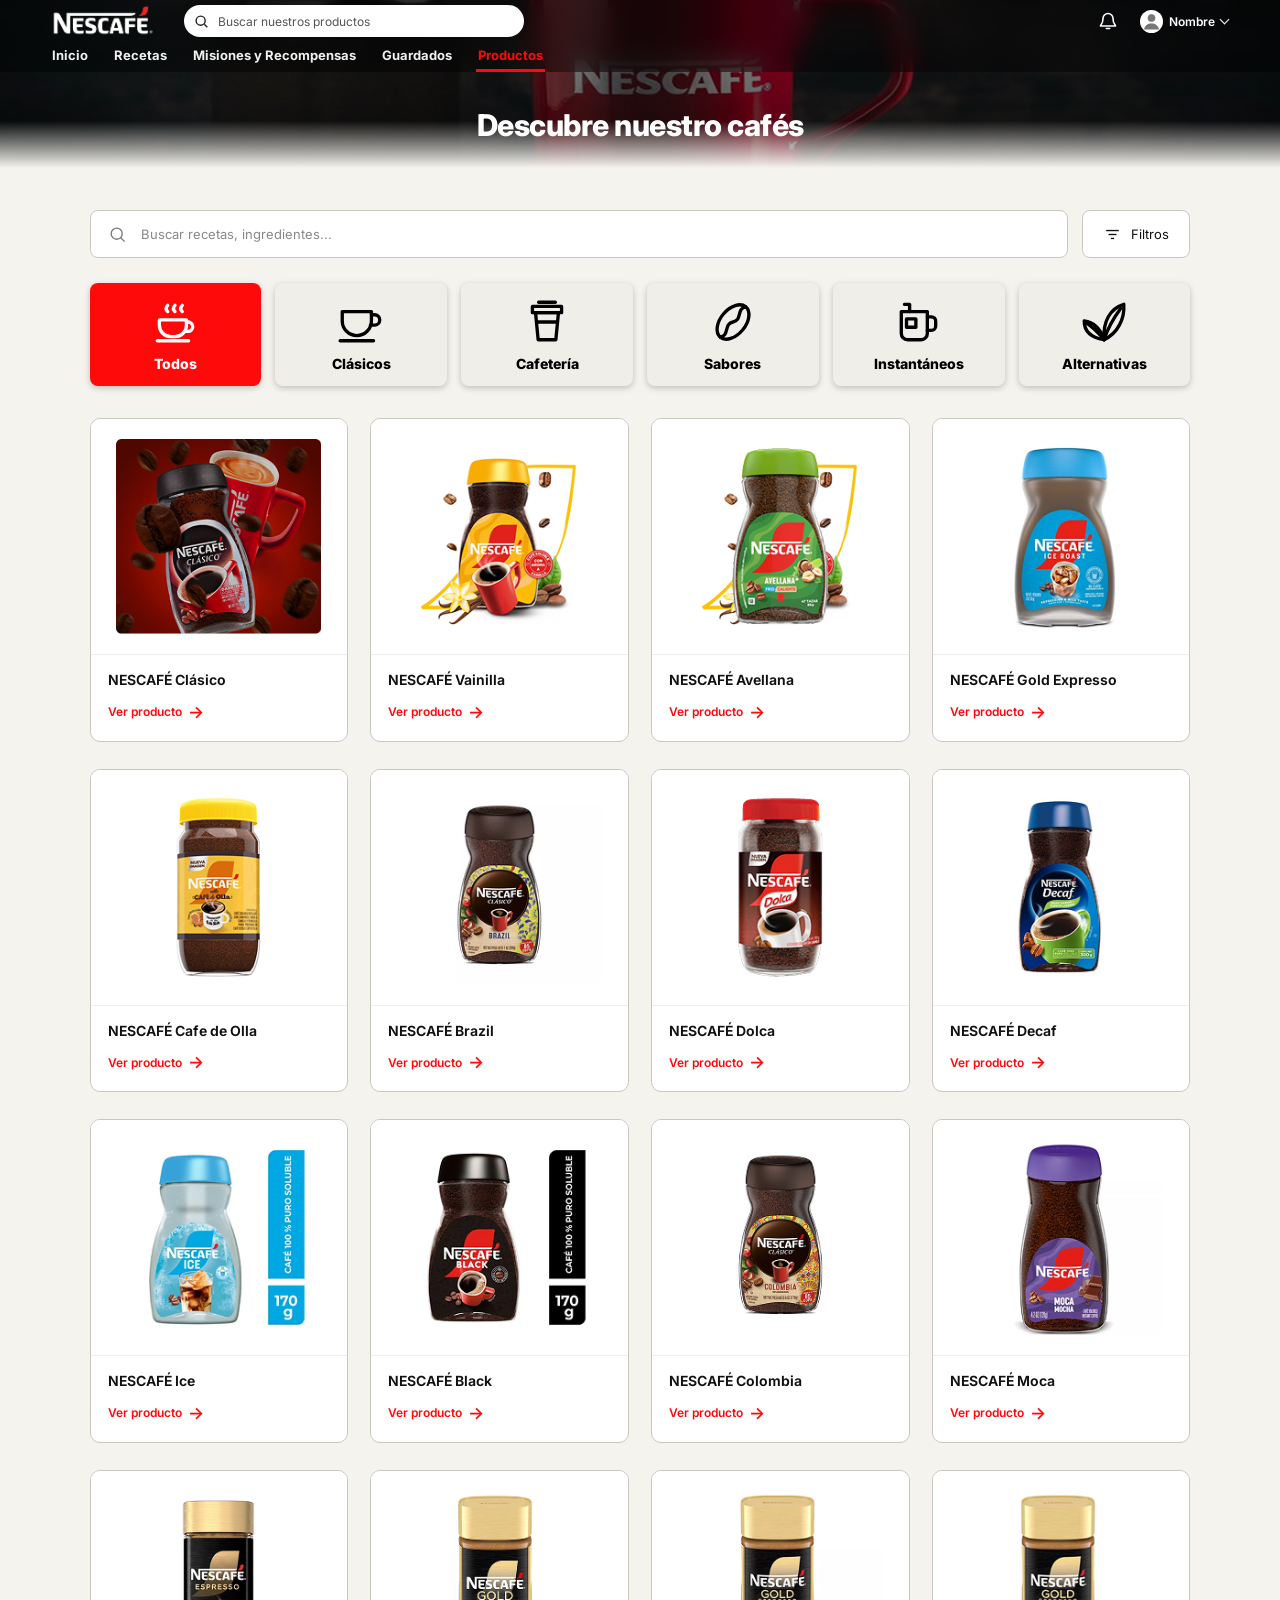
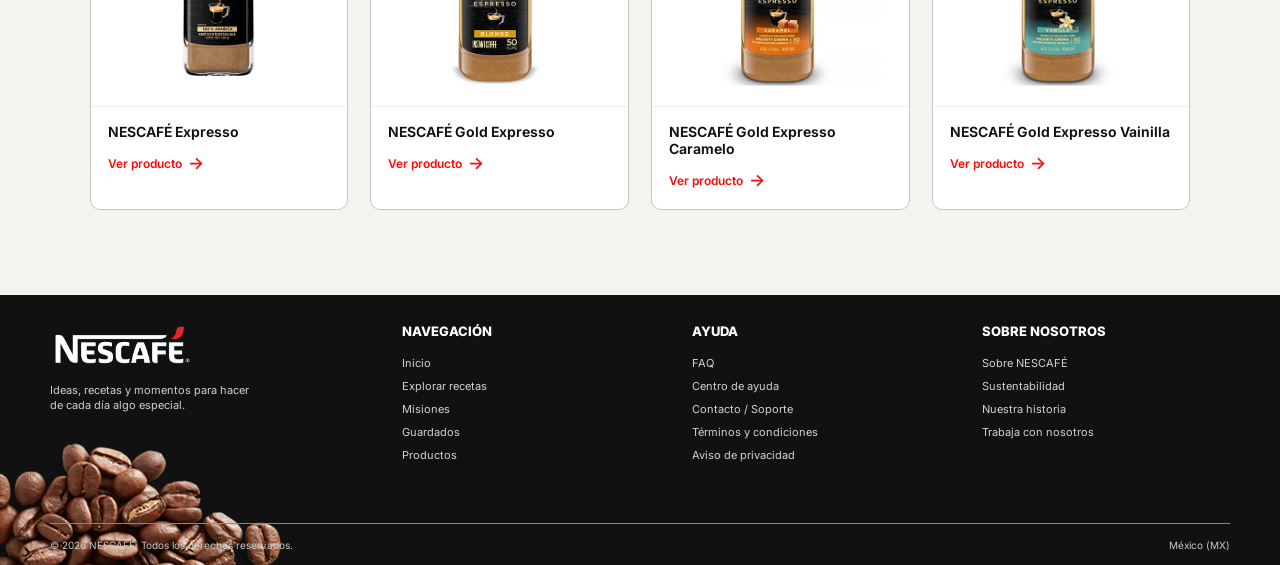
<file: productos.html>
<!DOCTYPE html>
<html lang="es">

<head>
    <meta charset="UTF-8">
    <meta name="viewport" content="width=device-width, initial-scale=1.0">

    <title>Productos | NESCAFÉ Moments</title>

    <link rel="stylesheet" href="css/styles.css">

    <link rel="preconnect" href="https://fonts.googleapis.com">
    <link rel="preconnect" href="https://fonts.gstatic.com" crossorigin>
    <link href="https://fonts.googleapis.com/css2?family=Inter:wght@100..900&display=swap" rel="stylesheet">
</head>

<body>

   <!-- =====================================
         HERO Y HEADER
    ====================================== -->

    <section class="hero recipes-hero">

        <!-- IMAGEN DE FONDO DEL HEADER -->
        <img
            src="img/headers/productos.png"
            alt=""
            class="hero-background hero__background"
            aria-hidden="true"
        >

        <header class="site-header header">

            <div class="header-top container header__top">

                <a href="index.html" class="brand header__brand">
                    <img src="img/logo-blanco.png" width="150" alt="Logo Nescafé">
                </a>

                <form class="search-form" role="search">
                    <label for="site-search" class="sr-only">Buscar</label>

                    <svg class="search-icon" viewBox="0 0 24 24" aria-hidden="true">
                        <circle cx="10.8" cy="10.8" r="6.4"></circle>
                        <path d="m16 16 4.2 4.2"></path>
                    </svg>

                    <input
                        id="site-search"
                        type="search"
                        placeholder="Buscar nuestros productos"
                    >

                    <button type="reset" class="search-clear"
                        aria-label="Limpiar búsqueda"></button>
                </form>

                <div class="header-actions header__actions">

                    <button class="icon-button" type="button" aria-label="Notificaciones">
                        <svg viewBox="0 0 24 24" aria-hidden="true">
                            <path d="M18 9a6 6 0 0 0-12 0c0 7-3 7-3 9h18c0-2-3-2-3-9"></path>
                            <path d="M10 21h4"></path>
                        </svg>
                    </button>

                    <a href="perfil.html" class="user-menu">
                        <span class="user-avatar">
                            <svg viewBox="0 0 24 24" aria-hidden="true">
                                <circle cx="12" cy="8" r="4"></circle>
                                <path d="M4 21c.7-4.2 3.5-6.3 8-6.3s7.3 2.1 8 6.3"></path>
                            </svg>
                        </span>

                        <span class="user-name">Nombre</span>
                        <span class="chevron" aria-hidden="true"></span>
                    </a>

                </div>
            </div>

            <!-- NAVBAR -->
            <nav class="main-nav container navigation" aria-label="Navegación principal">

                <a href="index.html" class="nav-link navigation__link">Inicio</a>

                <a href="recetas.html" class="nav-link navigation__link">Recetas</a>

                <a href="misiones_y_recompensas.html" class="nav-link navigation__link">
                    Misiones y Recompensas
                </a>

                <a href="guardados.html" class="nav-link navigation__link">Guardados</a>

                <a href="productos.html" class="nav-link is-active navigation__link">Productos</a>

            </nav>
        </header>

        <!-- TÍTULO DEL HEADER -->
        <div class="recipes-hero-title">
            <h1>Descubre nuestro cafés</h1>
        </div>

    </section>

    <!-- ======================================
         CONTENIDO: PRODUCTOS
    ======================================= -->

    <main class="products-page">

        <div class="products-container">

            <!-- BUSCADOR Y FILTROS -->
            <section class="products-controls">

                <form class="products-search" role="search">

                    <svg viewBox="0 0 24 24" fill="none">
                        <circle cx="11" cy="11" r="7"></circle>
                        <path d="m16 16 5 5"></path>
                    </svg>

                    <input
                        type="search"
                        placeholder="Buscar recetas, ingredientes..."
                        aria-label="Buscar productos"
                    >

                </form>

                <button class="products-filter" type="button">

                    <svg viewBox="0 0 24 24" fill="none">
                        <path d="M4 7h16"></path>
                        <path d="M7 12h10"></path>
                        <path d="M10 17h4"></path>
                    </svg>

                    <span>Filtros</span>

                </button>

            </section>


            <!-- CATEGORÍAS -->
            <section class="products-categories" aria-label="Categorías de productos">

                <button type="button" class="products-category is-active">
                    <span class="category-icon"><svg class="category-svg" viewBox="0 0 48 48" aria-hidden="true"><path d="M9 22h26v5a11 11 0 0 1-11 11h-4A11 11 0 0 1 9 27z"/><path d="M35 24h1.5a4.5 4.5 0 0 1 0 9H33"/><path d="M7 42h30"/><path d="M17 8c-2 2-2 4 0 6M24 8c-2 2-2 4 0 6M31 8c-2 2-2 4 0 6"/></svg></span>
                    <span class="category-name">Todos</span>
                </button>

                <button type="button" class="products-category">
                    <span class="category-icon"><svg class="category-svg" viewBox="0 0 48 48" aria-hidden="true"><path d="M6 14h28v9a14 14 0 0 1-14 14h0A14 14 0 0 1 6 23z"/><path d="M34 17h3a5 5 0 0 1 0 10h-4"/><path d="M4 42h32"/></svg></span>
                    <span class="category-name">Clásicos</span>
                </button>

                <button type="button" class="products-category">
                    <span class="category-icon"><svg class="category-svg" viewBox="0 0 48 48" aria-hidden="true"><path d="M13 15h22l-2.5 26h-17z"/><path d="M10 9h28v6H10z"/><path d="M14 24h20"/><path d="M16 5h16"/></svg></span>
                    <span class="category-name">Cafetería</span>
                </button>

                <button type="button" class="products-category">
                    <span class="category-icon"><svg class="category-svg" viewBox="0 0 48 48" aria-hidden="true"><g transform="rotate(40 24 24)"><ellipse cx="24" cy="24" rx="12" ry="19"/><path d="M24 5c-6 7 6 12 0 19s6 12 0 19"/></g></svg></span>
                    <span class="category-name">Sabores</span>
                </button>

                <button type="button" class="products-category">
                    <span class="category-icon"><svg class="category-svg" viewBox="0 0 48 48" aria-hidden="true"><path d="M7 14h25v21a6 6 0 0 1-6 6H13a6 6 0 0 1-6-6z"/><path d="M32 19h4a4 4 0 0 1 4 4v5a4 4 0 0 1-4 4h-4"/><path d="M15 14V7h-5"/><path d="M12 21h9v8h-9z"/></svg></span>
                    <span class="category-name">Instantáneos</span>
                </button>

                <button type="button" class="products-category">
                    <span class="category-icon"><svg class="category-svg" viewBox="0 0 48 48" aria-hidden="true"><path d="M24 41C23 23 30 11 43 7c1 14-6 28-19 34z"/><path d="M24 41C28 29 34 19 40 11"/><path d="M24 41C21 31 14 24 5 23c0 10 7 16 19 18z"/><path d="M24 41c-6-8-12-13-18-17"/></svg></span>
                    <span class="category-name">Alternativas</span>
                </button>

            </section>


            <!-- CATÁLOGO -->
            <section class="products-grid" aria-label="Catálogo de cafés">

                <article class="products-card">
                    <a href="producto-detalle.html" class="products-card-image">
                        <img src="img/productos/clasico.png" alt="NESCAFÉ Clásico">
                    </a>
                    <div class="products-card-info">
                        <h2>NESCAFÉ Clásico</h2>
                        <a href="producto-detalle.html">Ver producto <span>→</span></a>
                    </div>
                </article>

                <article class="products-card">
                    <a href="producto-detalle.html" class="products-card-image">
                        <img src="img/productos/vainilla.png" alt="NESCAFÉ Vainilla">
                    </a>
                    <div class="products-card-info">
                        <h2>NESCAFÉ Vainilla</h2>
                        <a href="producto-detalle.html">Ver producto <span>→</span></a>
                    </div>
                </article>

                <article class="products-card">
                    <a href="producto-detalle.html" class="products-card-image">
                        <img src="img/productos/Avellana.png" alt="NESCAFÉ Avellana">
                    </a>
                    <div class="products-card-info">
                        <h2>NESCAFÉ Avellana</h2>
                        <a href="producto-detalle.html">Ver producto <span>→</span></a>
                    </div>
                </article>

                <article class="products-card">
                    <a href="producto-detalle.html" class="products-card-image">
                        <img src="img/productos/ice-roast.png" alt="NESCAFÉ Gold Expresso">
                    </a>
                    <div class="products-card-info">
                        <h2>NESCAFÉ Gold Expresso</h2>
                        <a href="producto-detalle.html">Ver producto <span>→</span></a>
                    </div>
                </article>

                <article class="products-card">
                    <a href="producto-detalle.html" class="products-card-image">
                        <img src="img/productos/olla.png" alt="NESCAFÉ Cafe de Olla">
                    </a>
                    <div class="products-card-info">
                        <h2>NESCAFÉ Cafe de Olla</h2>
                        <a href="producto-detalle.html">Ver producto <span>→</span></a>
                    </div>
                </article>

                <article class="products-card">
                    <a href="producto-detalle.html" class="products-card-image">
                        <img src="img/productos/brazil.png" alt="NESCAFÉ Brazil">
                    </a>
                    <div class="products-card-info">
                        <h2>NESCAFÉ Brazil</h2>
                        <a href="producto-detalle.html">Ver producto <span>→</span></a>
                    </div>
                </article>

                <article class="products-card">
                    <a href="producto-detalle.html" class="products-card-image">
                        <img src="img/productos/dolca.png" alt="NESCAFÉ Dolca">
                    </a>
                    <div class="products-card-info">
                        <h2>NESCAFÉ Dolca</h2>
                        <a href="producto-detalle.html">Ver producto <span>→</span></a>
                    </div>
                </article>

                <article class="products-card">
                    <a href="producto-detalle.html" class="products-card-image">
                        <img src="img/productos/decaf.png" alt="NESCAFÉ Decaf">
                    </a>
                    <div class="products-card-info">
                        <h2>NESCAFÉ Decaf</h2>
                        <a href="producto-detalle.html">Ver producto <span>→</span></a>
                    </div>
                </article>

                <article class="products-card">
                    <a href="producto-detalle.html" class="products-card-image">
                        <img src="img/productos/ice.png" alt="NESCAFÉ Ice">
                    </a>
                    <div class="products-card-info">
                        <h2>NESCAFÉ Ice</h2>
                        <a href="producto-detalle.html">Ver producto <span>→</span></a>
                    </div>
                </article>

                <article class="products-card">
                    <a href="producto-detalle.html" class="products-card-image">
                        <img src="img/productos/black.png" alt="NESCAFÉ Black">
                    </a>
                    <div class="products-card-info">
                        <h2>NESCAFÉ Black</h2>
                        <a href="producto-detalle.html">Ver producto <span>→</span></a>
                    </div>
                </article>

                <article class="products-card">
                    <a href="producto-detalle.html" class="products-card-image">
                        <img src="img/productos/Colombia.png" alt="NESCAFÉ Colombia">
                    </a>
                    <div class="products-card-info">
                        <h2>NESCAFÉ Colombia</h2>
                        <a href="producto-detalle.html">Ver producto <span>→</span></a>
                    </div>
                </article>

                <article class="products-card">
                    <a href="producto-detalle.html" class="products-card-image">
                        <img src="img/productos/moca.png" alt="NESCAFÉ Moca">
                    </a>
                    <div class="products-card-info">
                        <h2>NESCAFÉ Moca</h2>
                        <a href="producto-detalle.html">Ver producto <span>→</span></a>
                    </div>
                </article>

                <article class="products-card">
                    <a href="producto-detalle.html" class="products-card-image">
                        <img src="img/productos/expresso.png" alt="NESCAFÉ Expresso">
                    </a>
                    <div class="products-card-info">
                        <h2>NESCAFÉ Expresso</h2>
                        <a href="producto-detalle.html">Ver producto <span>→</span></a>
                    </div>
                </article>

                <article class="products-card">
                    <a href="producto-detalle.html" class="products-card-image">
                        <img src="img/productos/gold expresso.png" alt="NESCAFÉ Gold Expresso">
                    </a>
                    <div class="products-card-info">
                        <h2>NESCAFÉ Gold Expresso</h2>
                        <a href="producto-detalle.html">Ver producto <span>→</span></a>
                    </div>
                </article>

                <article class="products-card">
                    <a href="producto-detalle.html" class="products-card-image">
                        <img src="img/productos/gold expresso caramelo.png" alt="NESCAFÉ Gold Expresso Caramelo">
                    </a>
                    <div class="products-card-info">
                        <h2>NESCAFÉ Gold Expresso Caramelo</h2>
                        <a href="producto-detalle.html">Ver producto <span>→</span></a>
                    </div>
                </article>

                <article class="products-card">
                    <a href="producto-detalle.html" class="products-card-image">
                        <img src="img/productos/gold expresso vainilla.png" alt="NESCAFÉ Gold Expresso Vainilla">
                    </a>
                    <div class="products-card-info">
                        <h2>NESCAFÉ Gold Expresso Vainilla</h2>
                        <a href="producto-detalle.html">Ver producto <span>→</span></a>
                    </div>
                </article>


            </section>

        </div>

    </main>


     <!-- =====================================
         FOOTER
    ====================================== -->

    <footer class="site-footer footer">

        <div class="footer-inner container footer__inner">

            <div class="footer-brand-column">
                <a href="index.html" class="brand footer-brand header__brand">
                    <img src="img/logo-blanco.png" width="150" alt="Logo Nescafé">
                </a>

                <p>
                    Ideas, recetas y momentos para hacer<br>
                    de cada día algo especial.
                </p>

                <img src="img/Footer-cafe.png"
                    class="footer-coffee-beans" alt="" aria-hidden="true">
            </div>

            <div class="footer-column">
                <h2>NAVEGACIÓN</h2>
                <a href="index.html">Inicio</a>
                <a href="recetas.html">Explorar recetas</a>
                <a href="misiones_y_recompensas.html">Misiones</a>
                <a href="guardados.html">Guardados</a>
                <a href="productos.html">Productos</a>
            </div>

            <div class="footer-column">
                <h2>AYUDA</h2>
                <a href="#">FAQ</a>
                <a href="#">Centro de ayuda</a>
                <a href="#">Contacto / Soporte</a>
                <a href="#">Términos y condiciones</a>
                <a href="#">Aviso de privacidad</a>
            </div>

            <div class="footer-column">
                <h2>SOBRE NOSOTROS</h2>
                <a href="#">Sobre NESCAFÉ</a>
                <a href="#">Sustentabilidad</a>
                <a href="#">Nuestra historia</a>
                <a href="#">Trabaja con nosotros</a>
            </div>

            <div class="footer-bottom">
                <p>© 2026 NESCAFÉ. Todos los derechos reservados.</p>
                <span>México (MX)</span>
            </div>

        </div>
    </footer>

</body>
</html>
</file>
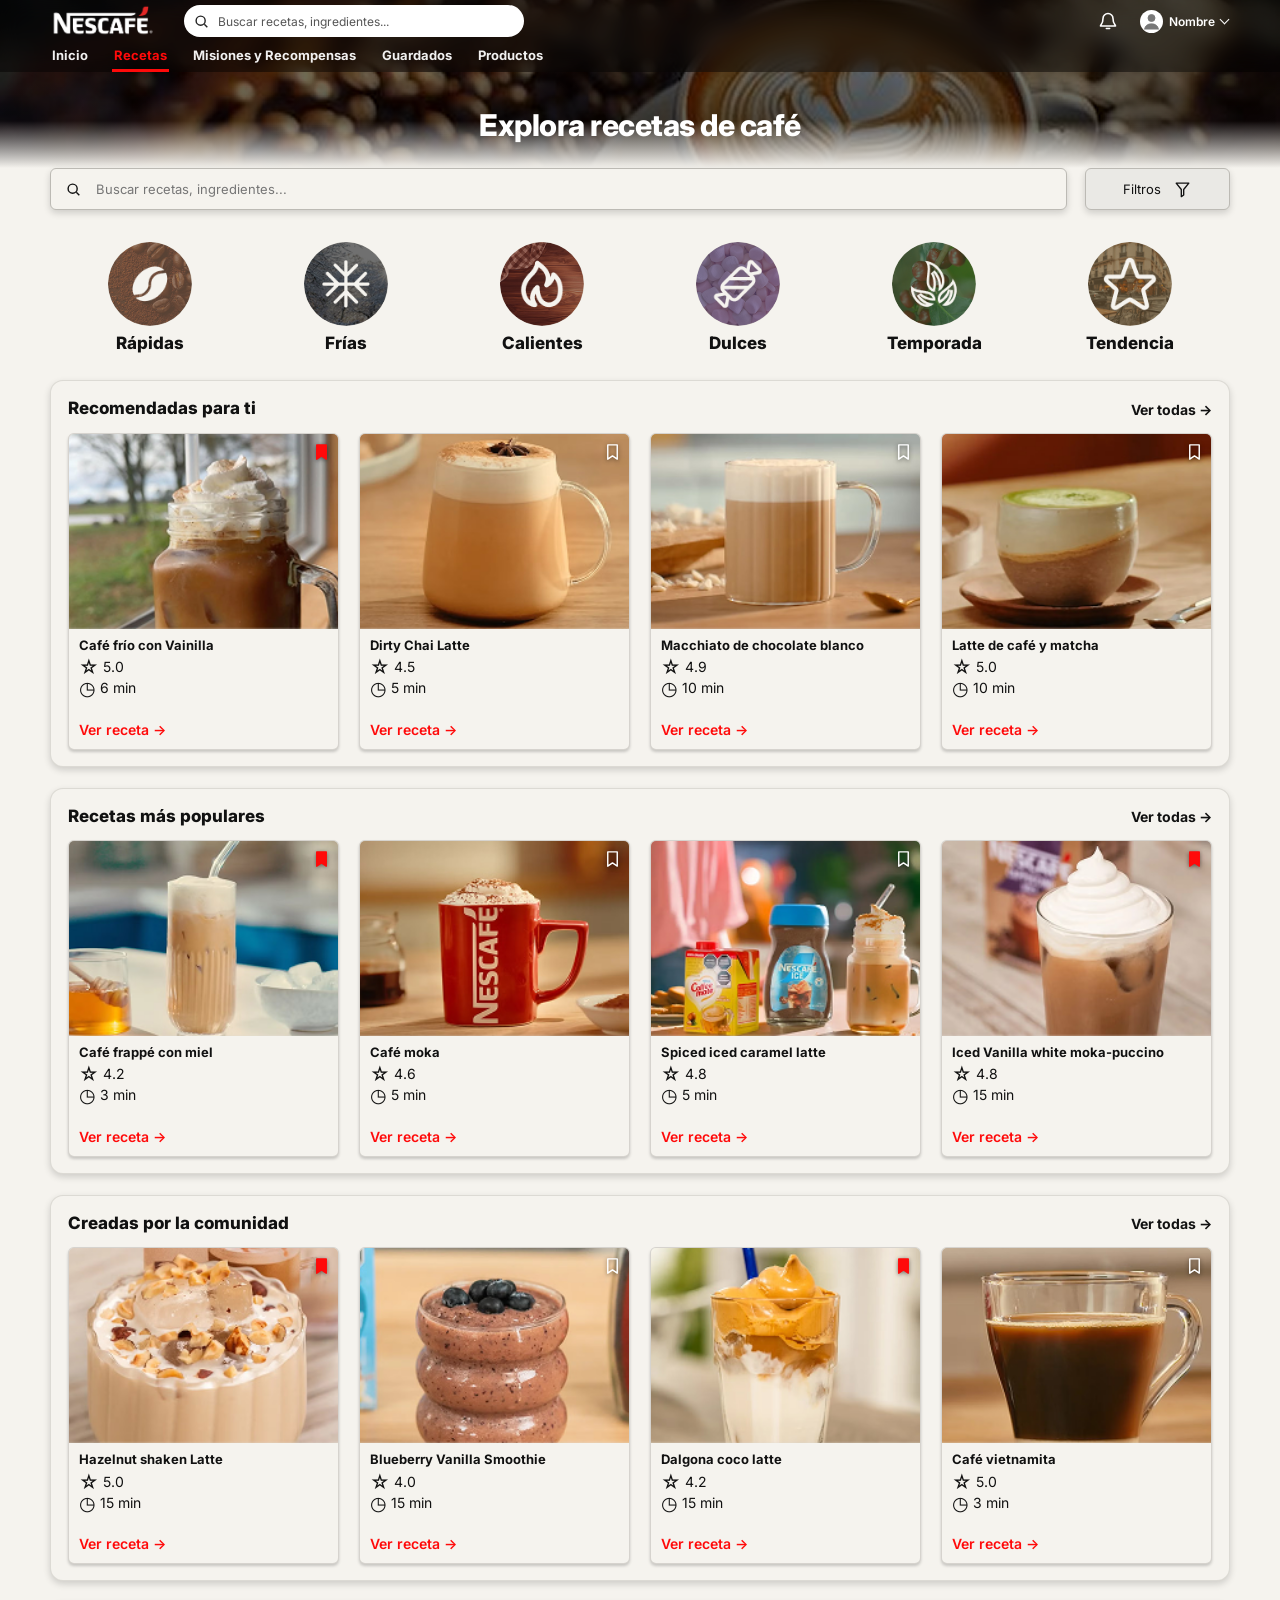
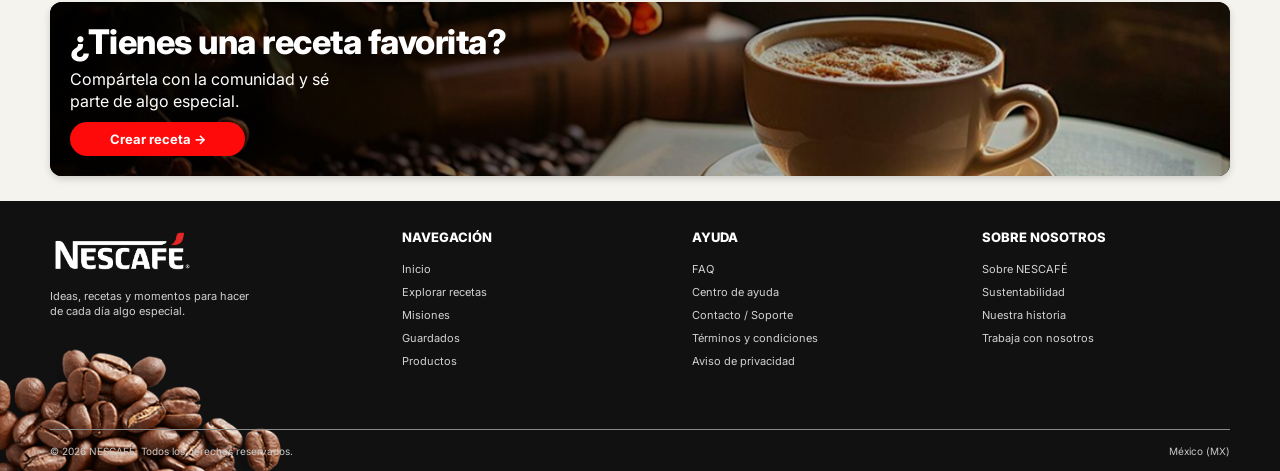
<file: recetas.html>
<!DOCTYPE html>
<html lang="es">
<head>
    <meta charset="UTF-8">
    <meta name="viewport" content="width=device-width, initial-scale=1.0">
    <link rel="preconnect" href="https://fonts.googleapis.com">
    <link rel="preconnect" href="https://fonts.gstatic.com" crossorigin>
    <link href="https://fonts.googleapis.com/css2?family=Inter:wght@100..900&display=swap" rel="stylesheet">
    <link rel="stylesheet" href="css/styles.css">
    <title>Explorar recetas | NESCAFÉ Moments</title>
</head>
<body>

    <!-- =====================================
         HERO Y HEADER
    ====================================== -->

    <section class="hero recipes-hero">

        <!-- IMAGEN DE FONDO DEL HEADER -->
        <img
            src="img/headers/recetas.png"
            alt=""
            class="hero-background hero__background"
            aria-hidden="true"
        >

        <header class="site-header header">

            <div class="header-top container header__top">

                <a href="index.html" class="brand header__brand">
                    <img src="img/logo-blanco.png" width="150" alt="Logo Nescafé">
                </a>

                <form class="search-form" role="search">
                    <label for="site-search" class="sr-only">Buscar</label>

                    <svg class="search-icon" viewBox="0 0 24 24" aria-hidden="true">
                        <circle cx="10.8" cy="10.8" r="6.4"></circle>
                        <path d="m16 16 4.2 4.2"></path>
                    </svg>

                    <input
                        id="site-search"
                        type="search"
                        placeholder="Buscar recetas, ingredientes..."
                    >

                    <button type="reset" class="search-clear"
                        aria-label="Limpiar búsqueda"></button>
                </form>

                <div class="header-actions header__actions">

                    <button class="icon-button" type="button" aria-label="Notificaciones">
                        <svg viewBox="0 0 24 24" aria-hidden="true">
                            <path d="M18 9a6 6 0 0 0-12 0c0 7-3 7-3 9h18c0-2-3-2-3-9"></path>
                            <path d="M10 21h4"></path>
                        </svg>
                    </button>

                    <a href="perfil.html" class="user-menu">
                        <span class="user-avatar">
                            <svg viewBox="0 0 24 24" aria-hidden="true">
                                <circle cx="12" cy="8" r="4"></circle>
                                <path d="M4 21c.7-4.2 3.5-6.3 8-6.3s7.3 2.1 8 6.3"></path>
                            </svg>
                        </span>

                        <span class="user-name">Nombre</span>
                        <span class="chevron" aria-hidden="true"></span>
                    </a>

                </div>
            </div>

            <!-- NAVBAR -->
            <nav class="main-nav container navigation" aria-label="Navegación principal">

                <a href="index.html" class="nav-link navigation__link">Inicio</a>

                <a href="recetas.html" class="nav-link is-active navigation__link">Recetas</a>

                <a href="misiones_y_recompensas.html" class="nav-link navigation__link">
                    Misiones y Recompensas
                </a>

                <a href="guardados.html" class="nav-link navigation__link">Guardados</a>

                <a href="productos.html" class="nav-link navigation__link">Productos</a>

            </nav>
        </header>

        <!-- TÍTULO DEL HEADER -->
        <div class="recipes-hero-title">
            <h1>Explora recetas de café</h1>
        </div>

    </section>


    <!-- =====================================
         CONTENIDO PRINCIPAL
    ====================================== -->

    <main class="recipes-page container">

        <!-- BUSCADOR Y FILTROS -->
        <section class="recipe-search-area">

            <form class="recipe-search" role="search">

                <svg viewBox="0 0 24 24" aria-hidden="true">
                    <circle cx="10.8" cy="10.8" r="6.4"></circle>
                    <path d="m16 16 4.2 4.2"></path>
                </svg>

                <input
                    type="search"
                    placeholder="Buscar recetas, ingredientes..."
                    aria-label="Buscar recetas"
                >

                <button type="reset" aria-label="Limpiar búsqueda"></button>

            </form>

            <button class="filter-button" type="button">

                <span>Filtros</span>

                <svg viewBox="0 0 24 24" aria-hidden="true">
                    <path d="M4 4h16l-6.5 8v7l-3 2v-9L4 4z"></path>
                </svg>

            </button>

        </section>


        <!-- =====================================
             CATEGORÍAS
        ====================================== -->

        <section class="recipe-categories" aria-label="Categorías de recetas">

            <a href="#" class="recipe-category">
                <div class="category-image">
                    <img src="img/Iconos NAVBAR/Recetas-rapidas.png" alt="">
                </div>
                <h2>Rápidas</h2>
            </a>

            <a href="#" class="recipe-category">
                <div class="category-image">
                    <img src="img/Iconos NAVBAR/recetas-frias.png" alt="">
                </div>
                <h2>Frías</h2>
            </a>

            <a href="#" class="recipe-category">
                <div class="category-image">
                    <img src="img/Iconos NAVBAR/recetas-calientes.png" alt="">
                </div>
                <h2>Calientes</h2>
            </a>

            <a href="#" class="recipe-category">
                <div class="category-image">
                    <img src="img/Iconos NAVBAR/recetas-dulces.png" alt="">
                </div>
                <h2>Dulces</h2>
            </a>

            <a href="#" class="recipe-category">
                <div class="category-image">
                    <img src="img/Iconos NAVBAR/recetas-temporada.png" alt="">
                </div>
                <h2>Temporada</h2>
            </a>

            <a href="#" class="recipe-category">
                <div class="category-image">
                    <img src="img/Iconos NAVBAR/recetas-tendencia.png" alt="">
                </div>
                <h2>Tendencia</h2>
            </a>

        </section>


        <!-- =====================================
             RECETAS RECOMENDADAS
        ====================================== -->

        <section class="panel recipes-panel">

            <div class="section-heading section-heading__content">
                <h2>Recomendadas para ti</h2>
                <a href="#" class="text-link heading-link">Ver todas →</a>
            </div>

            <div class="recipe-grid recipe-grid__items">

                <article class="content-card recipe-card">
                    <div class="card-image-wrap content-card__media">
                        <img src="img/recetas/cafe-frio-de-vainilla.png" alt="Café frío con vainilla">
                        <button class="bookmark-button is-saved" type="button" aria-label="Guardar receta">
                            <svg viewBox="0 0 24 24"><path d="M6 3h12v18l-6-4-6 4z"/></svg>
                        </button>
                    </div>
                    <div class="card-body content-card__body">
                        <h3>Café frío con Vainilla</h3>
                        <p class="card-meta"><span class="meta-icon">☆</span> 5.0</p>
                        <p class="card-meta"><span class="meta-icon">◷</span> 6 min</p>
                        <a href="#" class="text-link card-link">Ver receta →</a>
                    </div>
                </article>

                <article class="content-card recipe-card">
                    <div class="card-image-wrap content-card__media">
                        <img src="img/recetas/dirty-latte.png" alt="Dirty Chai Latte">
                        <button class="bookmark-button" type="button" aria-label="Guardar receta">
                            <svg viewBox="0 0 24 24"><path d="M6 3h12v18l-6-4-6 4z"/></svg>
                        </button>
                    </div>
                    <div class="card-body content-card__body">
                        <h3>Dirty Chai Latte</h3>
                        <p class="card-meta"><span class="meta-icon">☆</span> 4.5</p>
                        <p class="card-meta"><span class="meta-icon">◷</span> 5 min</p>
                        <a href="#" class="text-link card-link">Ver receta →</a>
                    </div>
                </article>

                <article class="content-card recipe-card">
                    <div class="card-image-wrap content-card__media">
                        <img src="img/recetas/macciato-chocolate-blanco.png" alt="Macchiato de chocolate blanco">
                        <button class="bookmark-button" type="button" aria-label="Guardar receta">
                            <svg viewBox="0 0 24 24"><path d="M6 3h12v18l-6-4-6 4z"/></svg>
                        </button>
                    </div>
                    <div class="card-body content-card__body">
                        <h3>Macchiato de chocolate blanco</h3>
                        <p class="card-meta"><span class="meta-icon">☆</span> 4.9</p>
                        <p class="card-meta"><span class="meta-icon">◷</span> 10 min</p>
                        <a href="#" class="text-link card-link">Ver receta →</a>
                    </div>
                </article>

                <article class="content-card recipe-card">
                    <div class="card-image-wrap content-card__media">
                        <img src="img/recetas/latte-caffe-matcha.png" alt="Latte de café y matcha">
                        <button class="bookmark-button" type="button" aria-label="Guardar receta">
                            <svg viewBox="0 0 24 24"><path d="M6 3h12v18l-6-4-6 4z"/></svg>
                        </button>
                    </div>
                    <div class="card-body content-card__body">
                        <h3>Latte de café y matcha</h3>
                        <p class="card-meta"><span class="meta-icon">☆</span> 5.0</p>
                        <p class="card-meta"><span class="meta-icon">◷</span> 10 min</p>
                        <a href="#" class="text-link card-link">Ver receta →</a>
                    </div>
                </article>

            </div>
        </section>


        <!-- =====================================
             RECETAS POPULARES
        ====================================== -->

        <section class="panel recipes-panel">

            <div class="section-heading section-heading__content">
                <h2>Recetas más populares</h2>
                <a href="#" class="text-link heading-link">Ver todas →</a>
            </div>

            <div class="recipe-grid recipe-grid__items">

                <article class="content-card recipe-card">
                    <div class="card-image-wrap content-card__media">
                        <img src="img/recetas/frappe-con-miel.png" alt="Café frappé con miel">
                        <button class="bookmark-button is-saved" type="button" aria-label="Guardar receta">
                            <svg viewBox="0 0 24 24"><path d="M6 3h12v18l-6-4-6 4z"/></svg>
                        </button>
                    </div>
                    <div class="card-body content-card__body">
                        <h3>Café frappé con miel</h3>
                        <p class="card-meta"><span class="meta-icon">☆</span> 4.2</p>
                        <p class="card-meta"><span class="meta-icon">◷</span> 3 min</p>
                        <a href="#" class="text-link card-link">Ver receta →</a>
                    </div>
                </article>

                <article class="content-card recipe-card">
                    <div class="card-image-wrap content-card__media">
                        <img src="img/recetas/cafe-moka.png" alt="Café moka">
                        <button class="bookmark-button" type="button" aria-label="Guardar receta">
                            <svg viewBox="0 0 24 24"><path d="M6 3h12v18l-6-4-6 4z"/></svg>
                        </button>
                    </div>
                    <div class="card-body content-card__body">
                        <h3>Café moka</h3>
                        <p class="card-meta"><span class="meta-icon">☆</span> 4.6</p>
                        <p class="card-meta"><span class="meta-icon">◷</span> 5 min</p>
                        <a href="#" class="text-link card-link">Ver receta →</a>
                    </div>
                </article>

                <article class="content-card recipe-card">
                    <div class="card-image-wrap content-card__media">
                        <img src="img/recetas/Spiced iced caramel latte.png" alt="Spiced iced caramel latte">
                        <button class="bookmark-button" type="button" aria-label="Guardar receta">
                            <svg viewBox="0 0 24 24"><path d="M6 3h12v18l-6-4-6 4z"/></svg>
                        </button>
                    </div>
                    <div class="card-body content-card__body">
                        <h3>Spiced iced caramel latte</h3>
                        <p class="card-meta"><span class="meta-icon">☆</span> 4.8</p>
                        <p class="card-meta"><span class="meta-icon">◷</span> 5 min</p>
                        <a href="#" class="text-link card-link">Ver receta →</a>
                    </div>
                </article>

                <article class="content-card recipe-card">
                    <div class="card-image-wrap content-card__media">
                        <img src="img/recetas/iced-vainilla.png" alt="Iced Vanilla white moka-puccino">
                        <button class="bookmark-button is-saved" type="button" aria-label="Guardar receta">
                            <svg viewBox="0 0 24 24"><path d="M6 3h12v18l-6-4-6 4z"/></svg>
                        </button>
                    </div>
                    <div class="card-body content-card__body">
                        <h3>Iced Vanilla white moka-puccino</h3>
                        <p class="card-meta"><span class="meta-icon">☆</span> 4.8</p>
                        <p class="card-meta"><span class="meta-icon">◷</span> 15 min</p>
                        <a href="#" class="text-link card-link">Ver receta →</a>
                    </div>
                </article>

            </div>
        </section>


        <!-- =====================================
             CREADAS POR LA COMUNIDAD
        ====================================== -->

        <section class="panel recipes-panel">

            <div class="section-heading section-heading__content">
                <h2>Creadas por la comunidad</h2>
                <a href="#" class="text-link heading-link">Ver todas →</a>
            </div>

            <div class="recipe-grid recipe-grid__items">

                <article class="content-card recipe-card">
                    <div class="card-image-wrap content-card__media">
                        <img src="img/recetas/Hazelnut shaken Latte.png" alt="Hazelnut shaken Latte">
                        <button class="bookmark-button is-saved" type="button" aria-label="Guardar receta">
                            <svg viewBox="0 0 24 24"><path d="M6 3h12v18l-6-4-6 4z"/></svg>
                        </button>
                    </div>
                    <div class="card-body content-card__body">
                        <h3>Hazelnut shaken Latte</h3>
                        <p class="card-meta"><span class="meta-icon">☆</span> 5.0</p>
                        <p class="card-meta"><span class="meta-icon">◷</span> 15 min</p>
                        <a href="#" class="text-link card-link">Ver receta →</a>
                    </div>
                </article>

                <article class="content-card recipe-card">
                    <div class="card-image-wrap content-card__media">
                        <img src="img/recetas/blueberry-vainilla.png" alt="Blueberry Vanilla Smoothie">
                        <button class="bookmark-button" type="button" aria-label="Guardar receta">
                            <svg viewBox="0 0 24 24"><path d="M6 3h12v18l-6-4-6 4z"/></svg>
                        </button>
                    </div>
                    <div class="card-body content-card__body">
                        <h3>Blueberry Vanilla Smoothie</h3>
                        <p class="card-meta"><span class="meta-icon">☆</span> 4.0</p>
                        <p class="card-meta"><span class="meta-icon">◷</span> 15 min</p>
                        <a href="#" class="text-link card-link">Ver receta →</a>
                    </div>
                </article>

                <article class="content-card recipe-card">
                    <div class="card-image-wrap content-card__media">
                        <img src="img/recetas/dalgona-coco.png" alt="Dalgona coco latte">
                        <button class="bookmark-button is-saved" type="button" aria-label="Guardar receta">
                            <svg viewBox="0 0 24 24"><path d="M6 3h12v18l-6-4-6 4z"/></svg>
                        </button>
                    </div>
                    <div class="card-body content-card__body">
                        <h3>Dalgona coco latte</h3>
                        <p class="card-meta"><span class="meta-icon">☆</span> 4.2</p>
                        <p class="card-meta"><span class="meta-icon">◷</span> 15 min</p>
                        <a href="#" class="text-link card-link">Ver receta →</a>
                    </div>
                </article>

                <article class="content-card recipe-card">
                    <div class="card-image-wrap content-card__media">
                        <img src="img/recetas/cafe-vietnamita.png" alt="Café vietnamita">
                        <button class="bookmark-button" type="button" aria-label="Guardar receta">
                            <svg viewBox="0 0 24 24"><path d="M6 3h12v18l-6-4-6 4z"/></svg>
                        </button>
                    </div>
                    <div class="card-body content-card__body">
                        <h3>Café vietnamita</h3>
                        <p class="card-meta"><span class="meta-icon">☆</span> 5.0</p>
                        <p class="card-meta"><span class="meta-icon">◷</span> 3 min</p>
                        <a href="#" class="text-link card-link">Ver receta →</a>
                    </div>
                </article>

            </div>
        </section>


        <!-- =====================================
             BANNER CREAR RECETA
        ====================================== -->

        <section class="create-recipe-banner">

            <!-- IMAGEN DE FONDO DEL BANNER -->
            <img
                src="img/receta-fav.png"
                alt=""
                aria-hidden="true"
            >

            <div class="create-recipe-content">
                <h2>¿Tienes una receta favorita?</h2>

                <p>
                    Compártela con la comunidad y sé<br class="desktop-break">
                    parte de algo especial.
                </p>

                <a href="#" class="create-recipe-button">
                    Crear receta →
                </a>
            </div>

        </section>

    </main>


    <!-- =====================================
         FOOTER
    ====================================== -->

    <footer class="site-footer footer">

        <div class="footer-inner container footer__inner">

            <div class="footer-brand-column">
                <a href="index.html" class="brand footer-brand header__brand">
                    <img src="img/logo-blanco.png" width="150" alt="Logo Nescafé">
                </a>

                <p>
                    Ideas, recetas y momentos para hacer<br>
                    de cada día algo especial.
                </p>

                <img src="img/Footer-cafe.png"
                    class="footer-coffee-beans" alt="" aria-hidden="true">
            </div>

            <div class="footer-column">
                <h2>NAVEGACIÓN</h2>
                <a href="index.html">Inicio</a>
                <a href="recetas.html">Explorar recetas</a>
                <a href="misiones_y_recompensas.html">Misiones</a>
                <a href="guardados.html">Guardados</a>
                <a href="productos.html">Productos</a>
            </div>

            <div class="footer-column">
                <h2>AYUDA</h2>
                <a href="#">FAQ</a>
                <a href="#">Centro de ayuda</a>
                <a href="#">Contacto / Soporte</a>
                <a href="#">Términos y condiciones</a>
                <a href="#">Aviso de privacidad</a>
            </div>

            <div class="footer-column">
                <h2>SOBRE NOSOTROS</h2>
                <a href="#">Sobre NESCAFÉ</a>
                <a href="#">Sustentabilidad</a>
                <a href="#">Nuestra historia</a>
                <a href="#">Trabaja con nosotros</a>
            </div>

            <div class="footer-bottom">
                <p>© 2026 NESCAFÉ. Todos los derechos reservados.</p>
                <span>México (MX)</span>
            </div>

        </div>
    </footer>

</body>
</html>
</file>
<file: css/styles.css>
/* ==========================================
   NESCAFÉ MOMENTS
   ESTILOS GENERALES
========================================== */

:root {
    --background: #F5F3EE;
    --primary: #FF0A0A;
    --white: #FFFFFF;
    --black: #000000;
    --stroke: #C9C7C0;
    --text: #111111;
    --shadow: 0 3px 7px rgba(0,0,0,0.16);

    /* TIPOGRAFÍA INTER */
    --font-primary: "Inter", sans-serif;

    /* PESOS TIPOGRÁFICOS */
    --font-thin: 100;
    --font-extra-light: 200;
    --font-light: 300;
    --font-regular: 400;
    --font-medium: 500;
    --font-semibold: 600;
    --font-bold: 700;
    --font-extra-bold: 800;
    --font-black: 900;
}

/* ==========================================
   TIPOGRAFÍA GENERAL
========================================== */

html,
body,
button,
input,
textarea,
select {
    font-family: var(--font-primary);
}

body {
    font-weight: var(--font-regular);
}

h1, h2, h3, h4, h5, h6 {
    font-family: var(--font-primary);
}

* {
    box-sizing: border-box;
}

html {
    scroll-behavior: smooth;
}

body {
    margin: 0;
    background: var(--background);
    color: var(--text);
    font-family: var(--font-primary);
    font-size: 16px;
}

img {
    display: block;
    max-width: 100%;
}

a {
    color: inherit;
    text-decoration: none;
}

button, input {
    font: inherit;
}

.container {
    width: min(1200px, calc(100% - 64px));
    margin: 0 auto;
}

.sr-only {
    position: absolute;
    width: 1px;
    height: 1px;
    padding: 0;
    margin: -1px;
    overflow: hidden;
    clip: rect(0,0,0,0);
    white-space: nowrap;
    border: 0;
}


/* ==========================================
   HERO
========================================== */

.hero {
    position: relative;
    isolation: isolate;
    overflow: hidden;

    min-height: 420px;

    color: var(--white);
    background-color: #171a1a;
}

/* IMAGEN DEL HERO
   La fotografía se selecciona desde el HTML
   mediante el atributo src de .hero-background. */

.hero-background {
    position: absolute;
    inset: 0;
    z-index: 0;

    width: 100%;
    height: 100%;

    max-width: none;

    object-fit: cover;
    object-position: center top;

    pointer-events: none;
}

/* DEGRADADO SOBRE LA FOTOGRAFÍA */

.hero::after {
    content: "";

    position: absolute;
    inset: 0;
    z-index: 1;

    background: linear-gradient(
        to bottom,
        rgba(0,0,0,0.12) 0%,
        rgba(0,0,0,0.04) 68%,
        var(--background) 100%
    );

    pointer-events: none;
}


/* ==========================================
   HEADER
========================================== */

.site-header {
    position: relative;
    z-index: 2;

    width: 100%;

    /* EFECTO DE VIDRIO */

    background: rgba(0,0,0,0.42);

    backdrop-filter: blur(11px);
    -webkit-backdrop-filter: blur(11px);
}

.header-top {
    min-height: 48px;
    display: flex;
    align-items: center;
    gap: 24px;
    padding-bottom: 12px;
}


/* LOGO */

.brand {
    display: inline-flex;
    align-items: center;
    flex: 0 0 auto;

    color: var(--white);
}


/* BUSCADOR */

.search-form {
    width: min(340px, 38vw);
    height: 32px;

    display: flex;
    align-items: center;
    gap: 8px;

    padding: 0 9px;

    background: var(--white);
    color: #222;

    border-radius: 18px;
}

.search-icon {
    width: 17px;
    height: 17px;

    flex-shrink: 0;

    fill: none;
    stroke: currentColor;
    stroke-width: 2;
}

.search-form input {
    width: 100%;
    min-width: 0;

    padding: 0;

    border: 0;
    outline: 0;

    background: transparent;
    color: #222;

    font-size: 12px;
}

.search-form input::placeholder {
    color: #555;
}

.search-clear {
    padding: 0;

    border: 0;

    background: transparent;
    color: #777;

    font-size: 20px;

    cursor: pointer;
}


/* ICONOS Y PERFIL */

.header-actions {
    display: flex;
    align-items: center;
    gap: 18px;

    margin-left: auto;
}

.icon-button {
    width: 28px;
    height: 32px;

    display: grid;
    place-items: center;

    padding: 0;

    border: 0;

    background: transparent;
    color: var(--white);

    cursor: pointer;
}

.icon-button svg {
    width: 20px;
    height: 20px;

    fill: none;
    stroke: currentColor;
    stroke-width: 1.9;
    stroke-linecap: round;
    stroke-linejoin: round;
}

.user-menu {
    display: inline-flex;
    align-items: center;
    gap: 6px;

    color: var(--white);

    font-size: 12px;
    white-space: nowrap;
}

.user-avatar {
    width: 23px;
    height: 23px;

    flex-shrink: 0;

    display: grid;
    place-items: center;

    overflow: hidden;

    border-radius: 50%;

    background: var(--white);
    color: #777;
}

.user-avatar svg {
    width: 21px;
    height: 21px;

    fill: currentColor;
    stroke: currentColor;
}

.user-name {
    font-weight: 600;
}


/* FLECHA DEL PERFIL */

.chevron {
    width: 7px;
    height: 7px;

    border-right: 1.5px solid white;
    border-bottom: 1.5px solid white;

    transform: rotate(45deg);

    margin: -4px 2px 0 0;
}


/* ==========================================
   NAVEGACIÓN
========================================== */

.main-nav {
    min-height: 27px;

    display: flex;
    align-items: stretch;
    gap: 22px;

    overflow-x: auto;

    scrollbar-width: none;
}

.main-nav::-webkit-scrollbar {
    display: none;
}

.nav-link {
    position: relative;

    display: inline-flex;
    align-items: center;

    flex-shrink: 0;

    padding: 0 2px 7px;

    color: rgba(255,255,255,0.94);

    font-size: 13px;
    font-weight: 700;

    white-space: nowrap;
}

.nav-link:hover {
    color: var(--white);
}

.nav-link.is-active::after {
    position: absolute;

    bottom: 0;
    left: 0;
    right: 0;

    height: 3px;

    background: var(--primary);

    content: "";
}


/* ==========================================
   CONTENIDO HERO
========================================== */

.hero-content {
    position: relative;
    z-index: 2;

    min-height: 330px;

    display: flex;
    align-items: center;

    padding: 28px 10px 70px;
}

.hero-copy {
    max-width: 530px;
}

.hero-copy h1 {
    margin: 0 0 12px;

    font-size: clamp(32px,4vw,46px);
    line-height: 1.17;

    font-weight: 800;
    letter-spacing: -1.2px;
}

.hero-copy p {
    margin: 0 0 17px;

    font-size: 16px;
    line-height: 1.35;

    color: rgba(255,255,255,0.95);
}

.hero-buttons {
    display: flex;
    flex-wrap: wrap;
    gap: 14px;
}

.button {
    min-width: 160px;
    min-height: 42px;

    display: inline-flex;
    align-items: center;
    justify-content: center;

    padding: 9px 18px;

    border-radius: 9px;

    font-size: 14px;
    font-weight: 700;

    transition: transform 160ms ease, filter 160ms ease;
}

.button:hover {
    transform: translateY(-2px);
    filter: brightness(0.96);
}

.button-primary {
    background: var(--primary);
    color: var(--white);
}

.button-light {
    background: var(--background);
    color: var(--black);
}


/* ==========================================
   CONTENIDO PRINCIPAL
========================================== */

.page-content {
    position: relative;
    z-index: 1;

    margin-top: -40px;
    padding-bottom: 32px;
}


/* PANELES GENERALES */

.panel {
    padding: 20px 22px;

    border: 1px solid rgba(201,199,192,0.55);
    border-radius: 13px;

    background: var(--background);

    box-shadow: var(--shadow);
}

.section-heading {
    display: flex;
    align-items: center;
    justify-content: space-between;
    gap: 16px;

    margin-bottom: 16px;
}

.section-heading h2,
.dashboard-panel > h2 {
    margin: 0;

    font-size: 20px;
    line-height: 1.25;

    font-weight: 800;
}

.text-link {
    display: inline-flex;
    align-items: center;
    gap: 5px;

    color: var(--primary);

    font-size: 15px;
    font-weight: 700;

    transition: opacity 150ms ease;
}

.text-link:hover {
    opacity: 0.72;
}

.heading-link {
    color: var(--text);
    white-space: nowrap;
}


/* ==========================================
   RECETAS
========================================== */

.recipes-panel {
    margin-bottom: 22px;
}

.recipe-grid {
    display: grid;
    grid-template-columns: repeat(4,minmax(0,1fr));
    gap: 22px;
}

.content-card {
    min-width: 0;
    overflow: hidden;

    border: 1px solid rgba(201,199,192,0.7);
    border-radius: 6px;

    background: var(--background);

    box-shadow: 0 2px 3px rgba(0,0,0,0.19);
}

.recipe-card {
    display: flex;
    flex-direction: column;
}


/* FOTOGRAFÍAS */

.card-image-wrap {
    position: relative;

    aspect-ratio: 1.38 / 1;

    overflow: hidden;

    background: #dedbd3;
}

.card-image-wrap img {
    width: 100%;
    height: 100%;

    object-fit: cover;
}


/* BOTÓN GUARDAR */

.bookmark-button {
    position: absolute;

    top: 7px;
    right: 7px;

    width: 24px;
    height: 27px;

    display: grid;
    place-items: center;

    padding: 2px;

    border: 0;

    background: transparent;
    color: var(--white);

    cursor: pointer;

    filter: drop-shadow(0 1px 2px rgba(0,0,0,0.5));
}

.bookmark-button svg {
    width: 19px;
    height: 22px;

    fill: transparent;
    stroke: currentColor;
    stroke-width: 1.8;
    stroke-linejoin: round;
}

.bookmark-button.is-saved {
    color: var(--primary);
}

.bookmark-button.is-saved svg {
    fill: currentColor;
}


/* INFORMACIÓN DE RECETAS */

.card-body {
    display: flex;
    flex: 1;
    flex-direction: column;
    align-items: flex-start;

    padding: 10px 12px 13px;
}

.card-body h3,
.product-card-body h3 {
    min-height: 36px;

    margin: 0 0 5px;

    font-size: 14px;
    line-height: 1.2;

    font-weight: 700;
}

.card-meta {
    display: flex;
    align-items: center;
    gap: 5px;

    margin: 0 0 2px;

    font-size: 15px;
    line-height: 1.25;
}

.meta-icon {
    font-size: 20px;
    line-height: 1;
}

.card-link {
    margin-top: auto;
    padding-top: 12px;
}


/* ==========================================
   MISIONES Y PROGRESO
========================================== */

.dashboard-grid {
    display: grid;
    grid-template-columns: 1fr 1fr;
    gap: 22px;

    margin-bottom: 22px;
}

.dashboard-panel {
    padding: 12px;
}

.dashboard-panel > h2 {
    margin: 0 0 16px;
}


/* LISTA DE MISIONES */

.mission-list,
.profile-progress-card {
    overflow: hidden;

    border: 1px solid var(--stroke);
    border-radius: 6px;

    background: rgba(255,255,255,0.08);
}

.mission-item {
    min-height: 82px;

    display: flex;
    align-items: center;
    gap: 12px;

    padding: 12px 16px;

    border-bottom: 1px solid var(--stroke);
}

.mission-icon {
    width: 44px;
    height: 44px;

    flex: 0 0 44px;

    display: grid;
    place-items: center;

    border-radius: 50%;

    background: #dedede;
    color: var(--black);
}

.mission-icon svg {
    width: 27px;
    height: 27px;

    fill: none;
    stroke: currentColor;
    stroke-width: 1.8;
    stroke-linecap: round;
    stroke-linejoin: round;
}

.mission-copy {
    min-width: 0;
}

.mission-copy h3 {
    margin: 0 0 3px;

    font-size: 15px;
    line-height: 1.2;
}

.mission-copy p {
    margin: 0;
    font-size: 13px;
}

.xp-value {
    margin-left: auto;
    padding-left: 8px;

    font-size: 16px;
    white-space: nowrap;
}

.panel-bottom-link {
    min-height: 49px;

    display: flex;
    align-items: center;
    justify-content: center;

    padding: 10px;

    border-top: 1px solid var(--stroke);
}


/* PROGRESO DE USUARIO */

.progress-panel .profile-progress-card {
    display: flex;
    flex-direction: column;
    align-items: center;

    padding-top: 16px;
}

.progress-user-icon {
    width: 78px;
    height: 78px;

    display: grid;
    place-items: center;

    overflow: hidden;

    border-radius: 50%;

    background: #e00000;
    color: var(--white);
}

.progress-user-icon svg {
    width: 70px;
    height: 70px;

    fill: currentColor;
}

.profile-progress-card > h3 {
    margin: 7px 0 19px;
    font-size: 18px;
}

.level-block {
    width: 100%;

    padding: 10px 18px 11px;

    border-top: 1px solid var(--stroke);

    text-align: center;
}

.level-block > strong {
    display: block;

    margin-bottom: 5px;

    font-size: 23px;
}


/* BARRA DE EXPERIENCIA */

.progress-track {
    width: 100%;
    height: 13px;

    overflow: hidden;

    border-radius: 20px;

    background: #d8d8d8;
}

.progress-track span {
    display: block;

    width: 81.25%;
    height: 100%;

    border-radius: inherit;

    background: var(--primary);
}

.level-block p {
    margin: 6px 0 0;

    font-size: 13px;
    font-weight: 700;
}


/* ==========================================
   PRODUCTOS
========================================== */

.products-panel {
    margin-bottom: 0;
}

.product-grid {
    display: grid;
    grid-template-columns: repeat(4,minmax(0,1fr));
    gap: 22px;
}

.product-image-wrap {
    aspect-ratio: 1 / 1;

    overflow: hidden;

    background: var(--white);
}

.product-image-wrap img {
    width: 100%;
    height: 100%;

    object-fit: contain;
}

.product-card-body {
    min-height: 85px;

    display: flex;
    flex-direction: column;
    align-items: flex-start;

    padding: 11px 12px 12px;
}

.product-card-body h3 {
    min-height: auto;
    margin-bottom: 10px;
}


/* ==========================================
   FOOTER
========================================== */

.site-footer {
    position: relative;
    overflow: hidden;

    background: #111111;
    color: var(--white);
}


/* GRANOS DE CAFÉ
   Anclados al extremo izquierdo de la pantalla. */

.site-footer::before {
    content: "";

    position: absolute;

    left: 0;
    bottom: -45px;

    width: 300px;
    height: 210px;

    background-image: url("../img/Footer-cafe.png");
    background-position: left bottom;
    background-size: contain;
    background-repeat: no-repeat;

    z-index: 0;

    pointer-events: none;
}


/* CONTENEDOR FOOTER */

.footer-inner {
    position: relative;
    z-index: 1;

    min-height: 270px;

    display: grid;
    grid-template-columns: 1.25fr 1fr 1fr 1fr;
    gap: 42px;

    padding-top: 28px;
    padding-bottom: 62px;
}

.footer-brand-column {
    position: relative;
    min-height: 155px;
}

.footer-brand-column > p {
    margin: 10px 0 0;

    color: #d0d0d0;

    font-size: 11px;
    line-height: 1.4;
}

/* La imagen original se conserva en el HTML.
   Los granos se muestran mediante .site-footer::before. */

.footer-coffee-beans {
    display: none;
}


/* COLUMNAS FOOTER */

.footer-column {
    display: flex;
    flex-direction: column;
    align-items: flex-start;
    gap: 9px;
}

.footer-column h2 {
    margin: 0 0 8px;

    font-size: 13px;
    font-weight: 800;
}

.footer-column a {
    color: #d2d2d2;
    font-size: 11px;
}

.footer-column a:hover {
    color: var(--white);
    text-decoration: underline;
}


/* COPYRIGHT */

.footer-bottom {
    position: absolute;

    right: 0;
    bottom: 0;
    left: 0;

    min-height: 42px;

    display: flex;
    align-items: center;
    justify-content: space-between;
    gap: 16px;

    border-top: 1px solid #888;

    color: #c8c8c8;
    font-size: 10px;
}

.footer-bottom p {
    margin: 0;
}


/* ==========================================
   RESPONSIVE - TABLET
========================================== */

@media (max-width: 900px) {

    .container {
        width: min(760px, calc(100% - 40px));
    }

    .hero {
        min-height: 410px;
    }

    .hero-background {
        object-position: 57% top;
    }

    .recipe-grid,
    .product-grid {
        grid-template-columns: repeat(2,minmax(0,1fr));
        gap: 16px;
    }

    .dashboard-grid {
        gap: 16px;
    }

    .footer-inner {
        grid-template-columns: repeat(2,1fr);
        gap: 30px;

        padding-bottom: 65px;
    }

    .site-footer::before {
        width: 250px;
        height: 190px;
    }
}


/* ==========================================
   RESPONSIVE - MOBILE
========================================== */

@media (max-width: 600px) {

    .container {
        width: calc(100% - 28px);
    }

    .hero {
        min-height: 470px;
    }

    .hero-background {
        object-position: 62% top;
    }

    .header-top {
        min-height: 58px;

        flex-wrap: wrap;
        gap: 10px;

        padding-top: 9px;
        padding-bottom: 7px;
    }

    .search-form {
        order: 3;

        width: 100%;
        height: 31px;
    }

    .header-actions {
        gap: 9px;
    }

    .main-nav {
        gap: 17px;
        min-height: 34px;
    }

    .nav-link {
        padding-bottom: 8px;
        font-size: 12px;
    }

    .hero-content {
        min-height: 330px;

        align-items: flex-end;

        padding: 30px 0 76px;
    }

    .hero-copy {
        max-width: 390px;
    }

    .hero-copy h1 {
        font-size: clamp(29px,8vw,38px);
    }

    .hero-copy p {
        max-width: 330px;
        font-size: 14px;
    }

    .desktop-break {
        display: none;
    }

    .button {
        min-width: 0;
        min-height: 39px;

        padding: 9px 14px;

        font-size: 13px;
    }

    .page-content {
        margin-top: -35px;
        padding-bottom: 22px;
    }

    .panel {
        padding: 15px;
    }

    .section-heading h2,
    .dashboard-panel > h2 {
        font-size: 17px;
    }

    .heading-link {
        font-size: 13px;
    }

    .recipe-grid,
    .product-grid {
        gap: 12px;
    }

    .card-body,
    .product-card-body {
        padding: 9px;
    }

    .card-body h3,
    .product-card-body h3 {
        font-size: 12px;
    }

    .card-meta {
        font-size: 13px;
    }

    .card-link,
    .product-card-body .text-link {
        font-size: 13px;
    }

    .dashboard-grid {
        grid-template-columns: 1fr;
    }

    .mission-item {
        min-height: 75px;
        padding: 10px;
    }

    .mission-copy h3 {
        font-size: 14px;
    }

    .xp-value {
        font-size: 14px;
    }

    .footer-inner {
        grid-template-columns: repeat(2,minmax(0,1fr));
        gap: 25px 18px;

        padding-top: 25px;
    }

    .footer-brand-column {
        grid-column: 1 / -1;
        min-height: 105px;
    }

    .site-footer::before {
        width: 175px;
        height: 140px;

        bottom: -25px;
    }
}


/* ==========================================
   RESPONSIVE - 320px
========================================== */

@media (max-width: 360px) {

    .container {
        width: calc(100% - 22px);
    }

    .header-top {
        gap: 7px;
    }

    .header-actions {
        gap: 5px;
    }

    .user-menu {
        font-size: 11px;
    }

    .hero-copy h1 {
        font-size: 29px;
    }

    .hero-buttons {
        gap: 8px;
    }

    .button {
        padding-inline: 10px;
        font-size: 12px;
    }

    .panel {
        padding: 12px;
    }

    .recipe-grid,
    .product-grid {
        gap: 9px;
    }

    .card-body h3,
    .product-card-body h3 {
        font-size: 11px;
    }

    .card-meta {
        font-size: 12px;
    }

    .mission-item {
        gap: 8px;
    }

    .mission-icon {
        width: 38px;
        height: 38px;

        flex-basis: 38px;
    }

    .mission-copy h3 {
        font-size: 12px;
    }

    .xp-value {
        font-size: 12px;
    }
}


/* ==========================================
   ACCESIBILIDAD
========================================== */

@media (prefers-reduced-motion: reduce) {

    html {
        scroll-behavior: auto;
    }

    *,
    *::before,
    *::after {
        transition-duration: 0.01ms !important;
    }
}

/* ==========================================
   HOVER EFFECTS — NESCAFÉ MOMENTS
========================================== */

/* TRANSICIONES GENERALES */
a,
button,
.btn,
.nav-link,
.recipe-card,
.product-card,
.mission-card,
.progress-card,
.icon-button {
    transition:
        color 0.25s ease,
        background-color 0.25s ease,
        border-color 0.25s ease,
        box-shadow 0.25s ease,
        transform 0.25s ease,
        opacity 0.25s ease;
}

/* NAVBAR */
/* NAVBAR — HOVER DE TEXTO Y LÍNEA ROJA */
.main-nav {
    min-height: 27px;

    display: flex;
    align-items: stretch;
    gap: 22px;

    overflow-x: auto;

    scrollbar-width: none;
}

.main-nav::-webkit-scrollbar {
    display: none;
}

.nav-link {
    position: relative;

    display: inline-flex;
    align-items: center;

    flex-shrink: 0;

    padding: 0 2px 7px;

    color: rgba(255,255,255,0.94);

    font-size: 13px;
    font-weight: 700;

    white-space: nowrap;

    background: transparent;

    transition: color 0.25s ease;
}

/* LÍNEA ROJA ANIMADA */
.nav-link::after {
    content: "";

    position: absolute;
    bottom: 0;
    left: 0;

    width: 0;
    height: 3px;

    background: var(--primary);

    transition: width 0.25s ease;
}

/* PÁGINA ACTUAL */
.nav-link.is-active {
    color: var(--primary);
}

.nav-link.is-active::after {
    width: 100%;
}

/* HOVER */
.nav-link:hover {
    color: var(--primary);
}

.nav-link:hover::after {
    width: 100%;
}


/* BOTONES GENERALES */
button:hover,
.btn:hover,
.button:hover {
    background-color: var(--primary);
    color: var(--white);
    border-color: var(--primary);
    box-shadow: 0 0 12px rgba(255, 10, 10, 0.35);
    transform: translateY(-2px);
}

button:active,
.btn:active,
.button:active {
    transform: translateY(0) scale(0.97);
    box-shadow: 0 0 5px rgba(255, 10, 10, 0.25);
}

/* BOTONES DE ICONOS */
.icon-button:hover {
    background-color: var(--primary);
    color: var(--white);
    box-shadow: 0 0 12px rgba(255, 10, 10, 0.3);
    transform: scale(1.08);
}

.icon-button:hover svg {
    stroke: var(--white);
}

/* ENLACES SOLO DE TEXTO */
a:not(.nav-link):not(.btn):not(.button):hover {
    color: var(--primary);
}

/* SUBRAYADO ANIMADO PARA ENLACES DE TEXTO */
footer a,
.text-link {
    position: relative;
    text-decoration: none;
}

footer a::after,
.text-link::after {
    content: "";
    position: absolute;
    left: 0;
    bottom: -3px;
    width: 0;
    height: 2px;
    background-color: var(--primary);
    transition: width 0.25s ease;
}

footer a:hover::after,
.text-link:hover::after {
    width: 100%;
}

/* TARJETAS DE RECETAS */
.recipe-card:hover {
    transform: translateY(-5px);
    box-shadow: 0 8px 22px rgba(0, 0, 0, 0.12);
}

.recipe-card:hover img {
    transform: scale(1.035);
}

/* TARJETAS DE PRODUCTOS */
.product-card:hover {
    transform: translateY(-5px);
    box-shadow: 0 8px 22px rgba(0, 0, 0, 0.12);
    border-color: var(--primary);
}

/* TARJETAS DE MISIONES */
.mission-card:hover {
    transform: translateY(-4px);
    box-shadow: 0 7px 18px rgba(0, 0, 0, 0.1);
}

/* PROGRESO */
.progress-card:hover {
    box-shadow: 0 7px 18px rgba(0, 0, 0, 0.1);
}

/* IMÁGENES DENTRO DE TARJETAS */
.recipe-card img,
.product-card img {
    transition: transform 0.35s ease;
}

/* ACCESIBILIDAD: TECLADO */
a:focus-visible,
button:focus-visible,
.btn:focus-visible {
    outline: 2px solid var(--primary);
    outline-offset: 4px;
}

/* EVITAR ANIMACIONES SI EL USUARIO LAS REDUCE */
@media (prefers-reduced-motion: reduce) {
    *,
    *::before,
    *::after {
        transition-duration: 0.01ms !important;
        animation-duration: 0.01ms !important;
    }
}


/* ==========================================
   NESCAFÉ MOMENTS — PANTALLA RECETAS
========================================== */

/* ==========================================
   HEADER COMPACTO
========================================== */

.recipes-hero {
    height: 168px;
    min-height: 0;
}

.recipes-hero .hero-background {
    height: 100%;
    object-fit: cover;
    object-position: center 48%;
}

.recipes-hero::after {
    background: linear-gradient(
        to bottom,
        rgba(0,0,0,0.12) 0%,
        rgba(0,0,0,0.12) 48%,
        rgba(0,0,0,0.25) 72%,
        var(--background) 100%
    );
}

.recipes-hero .header-top {
    min-height: 45px;
    padding-bottom: 3px;
}

.recipes-hero .brand img {
    width: 110px;
}

.recipes-hero .main-nav {
    min-height: 27px;
}

.recipes-hero-title {
    position: absolute;
    z-index: 2;

    left: 0;
    right: 0;
    bottom: 25px;

    text-align: center;

    color: var(--white);
}

.recipes-hero-title h1 {
    margin: 0;

    font-size: clamp(24px, 3vw, 30px);
    line-height: 1.2;

    font-weight: 800;
    letter-spacing: -0.5px;
}


/* ==========================================
   CONTENEDOR PRINCIPAL
========================================== */

.recipes-page {
    position: relative;
    z-index: 3;

    margin-top: 0;
    padding-top: 0;
    padding-bottom: 25px;
}


/* ==========================================
   BUSCADOR Y FILTROS
========================================== */

.recipe-search-area {
    display: grid;
    grid-template-columns: 1fr 145px;
    gap: 18px;

    margin-bottom: 32px;
}

.recipe-search {
    height: 42px;

    display: flex;
    align-items: center;
    gap: 12px;

    padding: 0 14px;

    border: 1px solid #bcbab4;
    border-radius: 6px;

    background: var(--background);

    box-shadow: var(--shadow);
}

.recipe-search > svg {
    width: 17px;
    height: 17px;

    flex-shrink: 0;

    fill: none;
    stroke: currentColor;
    stroke-width: 2;
}

.recipe-search input {
    width: 100%;
    min-width: 0;

    border: 0;
    outline: 0;

    background: transparent;

    font-size: 13px;
}

.recipe-search button {
    border: 0;
    background: transparent;
    color: #333;

    font-size: 20px;
    cursor: pointer;
}

.filter-button {
    height: 42px;

    display: flex;
    align-items: center;
    justify-content: center;
    gap: 12px;

    border: 1px solid #bcbab4;
    border-radius: 6px;

    background: #eae9e5;
    color: var(--text);

    font-size: 13px;

    box-shadow: var(--shadow);
    cursor: pointer;
}

.filter-button svg {
    width: 19px;
    height: 19px;

    fill: none;
    stroke: currentColor;
    stroke-width: 1.7;
    stroke-linecap: round;
    stroke-linejoin: round;
}

.filter-button:hover {
    background: var(--primary);
    color: var(--white);
}


/* ==========================================
   CATEGORÍAS DE RECETAS
========================================== */

.recipe-categories {
    display: grid;
    grid-template-columns: repeat(6, minmax(0, 1fr));
    gap: 20px;

    margin: 0 auto 27px;
    padding: 0 12px;
}

.recipe-category {
    min-width: 0;

    display: flex;
    flex-direction: column;
    align-items: center;

    text-align: center;

    color: var(--text);
}

.category-image {
    width: 84px;
    height: 84px;

    overflow: hidden;

    border-radius: 50%;

    background: #d9d5cc;

    transition: transform 0.25s ease, box-shadow 0.25s ease;
}

.category-image img {
    width: 100%;
    height: 100%;

    object-fit: cover;
}

.recipe-category h2 {
    margin: 7px 0 0;

    font-size: 17px;
    line-height: 1.2;

    font-weight: 800;
}

.recipe-category:hover .category-image {
    transform: translateY(-4px);
    box-shadow: 0 5px 13px rgba(0,0,0,0.2);
}


/* ==========================================
   PANELES DE RECETAS
========================================== */

.recipes-page .recipes-panel {
    margin-bottom: 21px;

    padding: 17px 17px 16px;

    border: 1px solid rgba(201,199,192,0.55);
    border-radius: 13px;

    background: var(--background);

    box-shadow: var(--shadow);
}

.recipes-page .section-heading {
    margin-bottom: 13px;
}

.recipes-page .section-heading h2 {
    font-size: 17px;
    font-weight: 800;
}

.recipes-page .heading-link {
    font-size: 14px;
    font-weight: 700;
    color: var(--text);
}


/* ==========================================
   TARJETAS DE RECETAS
========================================== */

.recipes-page .recipe-grid {
    display: grid;
    grid-template-columns: repeat(4, minmax(0, 1fr));
    gap: 20px;
}

.recipes-page .recipe-card {
    min-width: 0;
    min-height: 225px;

    overflow: hidden;

    border: 1px solid rgba(201,199,192,0.7);
    border-radius: 6px;

    background: var(--background);

    box-shadow: 0 2px 3px rgba(0,0,0,0.19);

    transition:
        transform 0.25s ease,
        box-shadow 0.25s ease;
}

.recipes-page .recipe-card .card-image-wrap {
    aspect-ratio: 1.38 / 1;
}

.recipes-page .recipe-card .card-body {
    min-height: 120px;

    display: flex;
    flex-direction: column;
    align-items: flex-start;

    padding: 9px 10px 11px;
}

.recipes-page .recipe-card .card-body h3 {
    min-height: 0;

    margin: 0 0 5px;

    font-size: 13px;
    line-height: 1.2;

    font-weight: 700;
}

.recipes-page .recipe-card .card-meta {
    display: flex;
    align-items: center;
    gap: 4px;

    margin: 0 0 2px;

    font-size: 14px;
    line-height: 1.2;
}

.recipes-page .recipe-card .meta-icon {
    font-size: 19px;
}

.recipes-page .recipe-card .card-link {
    padding-top: 11px;

    font-size: 14px;
    font-weight: 600;
}

.recipes-page .recipe-card:hover {
    transform: translateY(-4px);
    box-shadow: 0 7px 16px rgba(0,0,0,0.12);
}

.recipes-page .recipe-card .card-image-wrap img {
    transition: transform 0.35s ease;
}

.recipes-page .recipe-card:hover .card-image-wrap img {
    transform: scale(1.035);
}


/* ==========================================
   BOTÓN GUARDAR
========================================== */

.recipes-page .bookmark-button {
    width: 23px;
    height: 27px;

    top: 5px;
    right: 5px;
}

.recipes-page .bookmark-button svg {
    width: 19px;
    height: 22px;
}


/* ==========================================
   BANNER CREAR RECETA
========================================== */

.create-recipe-banner {
    position: relative;

    min-height: 168px;

    display: flex;
    align-items: center;

    overflow: hidden;

    margin-top: 4px;

    border-radius: 12px;

    background: #24160e;

    box-shadow: var(--shadow);
}

.create-recipe-banner > img {
    position: absolute;
    inset: 0;

    width: 100%;
    height: 100%;

    object-fit: cover;
    object-position: center;

    z-index: 0;
}

.create-recipe-banner::after {
    content: "";

    position: absolute;
    inset: 0;
    z-index: 1;

    background: linear-gradient(
        90deg,
        rgba(0,0,0,0.73) 0%,
        rgba(0,0,0,0.43) 45%,
        rgba(0,0,0,0.02) 100%
    );
}

.create-recipe-content {
    position: relative;
    z-index: 2;

    max-width: 510px;

    padding: 20px;

    color: var(--white);
}

.create-recipe-content h2 {
    margin: 0 0 8px;

    font-size: clamp(24px, 3.2vw, 34px);
    line-height: 1.15;

    font-weight: 800;
    letter-spacing: -0.5px;
}

.create-recipe-content p {
    margin: 0 0 10px;

    font-size: 16px;
    line-height: 1.35;
}

.create-recipe-button {
    min-width: 175px;
    min-height: 34px;

    display: inline-flex;
    align-items: center;
    justify-content: center;

    padding: 8px 17px;

    border-radius: 25px;

    background: var(--primary);
    color: var(--white);

    font-size: 13px;
    font-weight: 700;

    transition: transform 0.2s ease, background 0.2s ease;
}

.create-recipe-button:hover {
    background: #d90000;
    color: var(--white);

    transform: translateY(-2px);
}


/* ==========================================
   RESPONSIVE — TABLET
========================================== */

@media (max-width: 900px) {

    .recipes-hero {
        height: 165px;
    }

    .recipes-page {
        width: calc(100% - 40px);
    }

    .recipe-categories {
        gap: 12px;
        padding: 0;
    }

    .category-image {
        width: 68px;
        height: 68px;
    }

    .recipe-category h2 {
        font-size: 14px;
    }

    .recipes-page .recipe-grid {
        gap: 14px;
    }

    .recipes-page .recipe-card {
        min-height: 0;
    }

    .recipes-page .recipe-card .card-body {
        min-height: 115px;
    }
}


/* ==========================================
   RESPONSIVE — MOBILE
========================================== */

@media (max-width: 600px) {

    .recipes-hero {
        height: 175px;
    }

    .recipes-hero .header-top {
        min-height: 58px;
        flex-wrap: wrap;
        gap: 10px;

        padding-top: 9px;
        padding-bottom: 7px;
    }

    .recipes-hero .brand img {
        width: 100px;
    }

    .recipes-hero .main-nav {
        min-height: 34px;
    }

    .recipes-hero-title {
        bottom: 15px;
    }

    .recipes-hero-title h1 {
        font-size: 23px;
    }

    .recipes-page {
        width: calc(100% - 28px);
        padding-top: 0;
    }

    .recipe-search-area {
        grid-template-columns: 1fr 95px;
        gap: 8px;

        margin-bottom: 23px;
    }

    .recipe-search {
        height: 39px;
        gap: 7px;
        padding: 0 9px;
    }

    .recipe-search input {
        font-size: 11px;
    }

    .filter-button {
        height: 39px;
        gap: 7px;
        font-size: 12px;
    }

    .filter-button svg {
        width: 16px;
        height: 16px;
    }

    .recipe-categories {
        grid-template-columns: repeat(3, minmax(0, 1fr));
        row-gap: 18px;

        margin-bottom: 22px;
    }

    .category-image {
        width: 72px;
        height: 72px;
    }

    .recipe-category h2 {
        font-size: 14px;
    }

    .recipes-page .recipes-panel {
        padding: 13px 11px;
        margin-bottom: 16px;
    }

    .recipes-page .section-heading {
        gap: 8px;
        margin-bottom: 11px;
    }

    .recipes-page .section-heading h2 {
        font-size: 15px;
    }

    .recipes-page .heading-link {
        font-size: 12px;
    }

    .recipes-page .recipe-grid {
        grid-template-columns: repeat(2, minmax(0, 1fr));
        gap: 12px;
    }

    .recipes-page .recipe-card .card-body {
        min-height: 110px;
        padding: 8px;
    }

    .recipes-page .recipe-card .card-body h3 {
        font-size: 12px;
    }

    .recipes-page .recipe-card .card-meta {
        font-size: 12px;
    }

    .recipes-page .recipe-card .meta-icon {
        font-size: 16px;
    }

    .recipes-page .recipe-card .card-link {
        font-size: 12px;
        padding-top: 9px;
    }

    .create-recipe-banner {
        min-height: 185px;
    }

    .create-recipe-banner > img {
        object-position: 60% center;
    }

    .create-recipe-banner::after {
        background: linear-gradient(
            90deg,
            rgba(0,0,0,0.78),
            rgba(0,0,0,0.36)
        );
    }

    .create-recipe-content {
        padding: 16px;
        max-width: 100%;
    }

    .create-recipe-content h2 {
        font-size: 24px;
    }

    .create-recipe-content p {
        font-size: 13px;
    }

    .create-recipe-button {
        min-width: 150px;
    }
}


/* ==========================================
   RESPONSIVE — PANTALLAS PEQUEÑAS
========================================== */

@media (max-width: 360px) {

    .recipe-search-area {
        grid-template-columns: 1fr 85px;
    }

    .category-image {
        width: 63px;
        height: 63px;
    }

    .recipe-category h2 {
        font-size: 12px;
    }

    .recipes-page .recipe-grid {
        gap: 9px;
    }

    .recipes-page .section-heading h2 {
        font-size: 13px;
    }

    .recipes-page .heading-link {
        font-size: 11px;
    }
}


/* ==========================================
   PÁGINA PRODUCTOS
========================================== */

.products-page {
    width: 100%;
    padding: 42px 0 85px;
    background: var(--background);
}

.products-container {
    width: min(1200px, 86%);
    margin: 0 auto;
}

.products-heading {
    margin-bottom: 30px;
}

.products-heading h1 {
    margin: 0;
    color: var(--text);
    font-size: clamp(28px, 3vw, 38px);
    font-weight: 700;
    letter-spacing: -1px;
}

/* Buscador y filtros */

.products-controls {
    display: flex;
    align-items: center;
    gap: 14px;
    margin-bottom: 25px;
}

.products-search {
    flex: 1;
    height: 48px;
    display: flex;
    align-items: center;
    gap: 12px;
    padding: 0 17px;
    background: var(--white);
    border: 1px solid var(--stroke);
    border-radius: 8px;
}

.products-search svg {
    width: 19px;
    height: 19px;
    flex-shrink: 0;
    stroke: #777;
    stroke-width: 1.7;
}

.products-search input {
    width: 100%;
    border: none;
    outline: none;
    background: transparent;
    font-family: inherit;
    font-size: 13px;
    color: var(--text);
}

.products-search input::placeholder {
    color: #888;
}

.products-filter {
    height: 48px;
    padding: 0 20px;
    display: flex;
    align-items: center;
    justify-content: center;
    gap: 9px;
    background: var(--white);
    border: 1px solid var(--stroke);
    border-radius: 8px;
    color: var(--text);
    font-family: inherit;
    font-size: 13px;
    cursor: pointer;
}

.products-filter svg {
    width: 19px;
    height: 19px;
    stroke: currentColor;
    stroke-width: 1.7;
}

/* Categorías */

.products-categories {
    width: 100%;
    display: grid;
    grid-template-columns: repeat(6, minmax(0, 1fr));
    gap: 14px;
    margin-bottom: 32px;
}

.products-category {
    min-width: 0;
    min-height: 96px;
    padding: 14px 10px;

    display: flex;
    flex-direction: column;
    align-items: center;
    justify-content: center;
    gap: 8px;

    background: #F0EEE9;
    border: 0;
    border-radius: 8px;
    box-shadow: 0 2px 6px rgba(0,0,0,0.22);

    color: var(--black);
    font-family: inherit;
    font-size: 14px;
    font-weight: 800;

    cursor: pointer;
    transition: background .2s ease, color .2s ease, transform .2s ease, box-shadow .2s ease;
}

.category-icon {
    width: 50px;
    height: 50px;
    flex-shrink: 0;

    display: flex;
    align-items: center;
    justify-content: center;
}

.category-svg {
    width: 100%;
    height: 100%;

    fill: none;
    stroke: currentColor;
    stroke-width: 3.2;
    stroke-linecap: round;
    stroke-linejoin: round;
}

.category-name {
    text-align: center;
    color: inherit;
}

/* HOVER */

.products-category:hover {
    transform: translateY(-2px);
    box-shadow: 0 5px 12px rgba(0,0,0,0.26);
}

/* ACTIVO */

.products-category.is-active {
    background: var(--primary);
    color: var(--white);
}

.products-category.is-active:hover {
    background: var(--primary);
    color: var(--white);
}

.products-category:focus-visible {
    outline: 2px solid var(--black);
    outline-offset: 2px;
}


/* Cuadrícula */

.products-grid {
    display: grid;
    grid-template-columns: repeat(4, minmax(0, 1fr));
    gap: 27px 22px;
}

.products-card {
    min-width: 0;
    overflow: hidden;
    background: var(--white);
    border: 1px solid var(--stroke);
    border-radius: 10px;
    transition: transform .2s ease, box-shadow .2s ease;
}

.products-card:hover {
    transform: translateY(-3px);
    box-shadow: var(--shadow);
}

.products-card-image {
    height: 235px;
    padding: 20px;
    display: flex;
    align-items: center;
    justify-content: center;
    background: var(--white);
}

.products-card-image img {
    width: 100%;
    height: 100%;
    object-fit: contain;
}

.products-card-info {
    padding: 16px 17px 19px;
    border-top: 1px solid #EEEEEE;
}

.products-card-info h2 {
    margin: 0 0 12px;
    color: var(--text);
    font-size: 14px;
    font-weight: 650;
}

.products-card-info a {
    display: inline-flex;
    align-items: center;
    gap: 6px;
    color: var(--primary);
    font-size: 12px;
    font-weight: 600;
    text-decoration: none;
}

.products-card-info a span {
    font-size: 17px;
}

/* Responsive */

@media (max-width: 900px) {
    .products-grid {
        grid-template-columns: repeat(3, minmax(0, 1fr));
    }

    .products-card-image {
        height: 210px;
    }
}

@media (max-width: 600px) {
    .products-page {
        padding: 30px 0 60px;
    }

    .products-container {
        width: 90%;
    }

    .products-controls {
        gap: 8px;
    }

    .products-filter {
        padding: 0 13px;
    }

    .products-categories {
        gap: 8px;
    }

    .products-category {
        padding: 0 15px;
    }

    .products-grid {
        grid-template-columns: repeat(2, minmax(0, 1fr));
        gap: 16px;
    }

    .products-card-image {
        height: 170px;
        padding: 12px;
    }

    .products-card-info {
        padding: 13px;
    }

    .products-card-info h2 {
        font-size: 12px;
    }
}

/* RESPONSIVE */

@media (max-width: 900px) {
    .products-categories {
        grid-template-columns: repeat(3, minmax(0, 1fr));
    }
}

@media (max-width: 600px) {
    .products-categories {
        grid-template-columns: repeat(2, minmax(0, 1fr));
        gap: 10px;
    }

    .products-category {
        min-height: 80px;
        justify-content: flex-start;
        padding: 10px;
        font-size: 12px;
    }

    .category-icon {
        width: 36px;
        height: 36px;
    }
}


/* ==========================================
   NESCAFÉ MOMENTS — MISIONES Y RECOMPENSAS
========================================== */

.missions-hero {
    height: 168px;
    min-height: 0;
}

.missions-hero .hero-background {
    height: 100%;
    object-fit: cover;
    object-position: center 48%;
}

.missions-hero::after {
    background: linear-gradient(to bottom, rgba(0,0,0,.12) 0%, rgba(0,0,0,.12) 48%, rgba(0,0,0,.25) 72%, var(--background) 100%);
}

.missions-hero .header-top {
    min-height: 45px;
    padding-bottom: 3px;
}

.missions-hero .brand img {
    width: 110px;
}

.missions-hero .main-nav {
    min-height: 27px;
}

.missions-hero-title {
    left: max(calc((100% - 1000px) / 2), 32px);
    right: max(calc((100% - 1000px) / 2), 32px);
    bottom: 25px;
    text-align: left;
}

.missions-page {
    width: min(1000px, calc(100% - 64px));
    padding-top: 0;
    padding-bottom: 26px;
}

.user-progress-card {
    min-height: 138px;
    display: grid;
    grid-template-columns: 82px minmax(0, 1fr) 150px;
    align-items: center;
    gap: 18px;
    padding: 16px 22px 15px 17px;
    background: #f7f6f2;
    border: 1px solid #d8d6d0;
    border-radius: 5px;
    box-shadow: var(--shadow);
}

.user-progress-avatar {
    width: 80px;
    height: 80px;
    display: grid;
    place-items: center;
    overflow: hidden;
    border-radius: 50%;
    background: #e00000;
}

.user-progress-avatar svg {
    width: 75px;
    height: 75px;
    fill: #fff;
}

.user-progress-info h2 {
    margin: 0 0 3px;
    font-size: 24px;
    line-height: 1.1;
    font-weight: 800;
}

.user-level {
    margin: 0 0 14px;
    font-size: 18px;
    font-weight: 700;
}

.experience-track,
.mission-progress,
.badge-progress {
    overflow: hidden;
    background: #d8d8d8;
    border-radius: 20px;
}

.experience-track {
    width: 100%;
    height: 14px;
}

.experience-track span,
.mission-progress span,
.badge-progress span {
    display: block;
    height: 100%;
    border-radius: inherit;
    background: var(--primary);
}

.experience-label {
    margin: 7px 0 0;
    text-align: right;
    font-size: 13px;
    font-weight: 700;
}

.outline-button {
    min-height: 37px;
    display: inline-flex;
    align-items: center;
    justify-content: center;
    padding: 7px 18px;
    border: 2px solid var(--primary);
    border-radius: 4px;
    color: var(--primary);
    font-size: 14px;
    font-weight: 700;
    transition: background .2s ease, color .2s ease;
}

.outline-button:hover {
    background: var(--primary);
    color: #fff;
}

.missions-section,
.badges-section {
    margin-top: 22px;
}

.missions-section-title {
    margin: 0 0 17px;
    font-size: 26px;
    line-height: 1.2;
    font-weight: 800;
}

.mission-tabs {
    display: grid;
    grid-template-columns: repeat(4, minmax(0, 1fr));
    gap: 24px;
    margin-bottom: 28px;
}

.mission-tab {
    min-height: 36px;
    display: flex;
    align-items: center;
    justify-content: center;
    padding: 7px 12px;
    border: 1px solid #c7c5c0;
    border-radius: 6px;
    background: #f7f6f2;
    box-shadow: var(--shadow);
    font-size: 13px;
    font-weight: 600;
    transition: background .2s ease, color .2s ease;
}

.mission-tab:hover,
.mission-tab.is-selected {
    border-color: var(--primary);
    background: var(--primary);
    color: #fff;
}

.mission-heading-row {
    display: flex;
    align-items: center;
    justify-content: space-between;
    gap: 16px;
    margin-bottom: 16px;
}

.mission-heading-row h3 {
    margin: 0;
    font-size: 18px;
    font-weight: 800;
}

.mission-heading-row p {
    margin: 0;
    color: #777;
    font-size: 14px;
    font-weight: 700;
}

.mission-list-featured {
    display: grid;
    gap: 10px;
}

.mission-card {
    min-height: 68px;
    display: grid;
    grid-template-columns: 56px minmax(0, 1fr) 115px;
    align-items: center;
    gap: 14px;
    padding: 7px 20px 7px 10px;
    border: 1px solid #d7d5cf;
    border-radius: 10px;
    background: #f7f6f2;
    box-shadow: 0 2px 3px rgba(0,0,0,.18);
}

.mission-card-icon {
    width: 54px;
    height: 54px;
    display: grid;
    place-items: center;
    border-radius: 50%;
    background: #dedede;
    color: #111;
}

.mission-card-icon svg {
    width: 37px;
    height: 37px;
    fill: none;
    stroke: currentColor;
    stroke-width: 2.7;
    stroke-linecap: round;
    stroke-linejoin: round;
}

.mission-card-content {
    min-width: 0;
}

.mission-card-content h4 {
    margin: 0 0 3px;
    font-size: 13px;
    line-height: 1.2;
    font-weight: 800;
}

.mission-card-content p {
    margin: 0 0 6px;
    font-size: 11px;
    font-weight: 600;
}

.mission-progress {
    width: min(100%, 380px);
    height: 8px;
}

.mission-progress span {
    min-width: 8px;
}

.mission-reward {
    justify-self: center;
    font-size: 16px;
    font-weight: 800;
    white-space: nowrap;
}

.mission-card.is-completed .mission-card-icon {
    background: var(--primary);
    color: #fff;
}

.mission-status-icon,
.badge-status-icon {
    width: 30px;
    height: 30px;
    display: grid;
    place-items: center;
    justify-self: center;
    border-radius: 50%;
    background: var(--primary);
    color: #fff;
}

.mission-status-icon svg,
.badge-status-icon svg {
    width: 21px;
    height: 21px;
    fill: none;
    stroke: currentColor;
    stroke-width: 3;
    stroke-linecap: round;
    stroke-linejoin: round;
}

.section-more-link {
    min-height: 49px;
    display: flex;
    align-items: center;
    justify-content: center;
    margin-top: 13px;
    border: 2px solid #ceccc7;
    border-radius: 9px;
    background: #f7f6f2;
    box-shadow: 0 2px 3px rgba(0,0,0,.2);
    color: var(--primary);
    font-size: 17px;
    font-weight: 800;
    transition: background .2s ease, color .2s ease;
}

.section-more-link:hover {
    background: var(--primary);
    color: #fff;
}

.badges-section {
    margin-top: 22px;
}

.badges-section .missions-section-title {
    margin-bottom: 12px;
}

.badge-list {
    display: grid;
    gap: 10px;
}

.badge-card {
    min-height: 68px;
    display: grid;
    grid-template-columns: 78px 72px minmax(0, 1fr) 145px 68px;
    align-items: center;
    gap: 12px;
    overflow: hidden;
    border: 1px solid #d7d5cf;
    border-radius: 10px;
    background: #f7f6f2;
    box-shadow: 0 2px 3px rgba(0,0,0,.18);
}

.badge-level {
    align-self: stretch;
    display: flex;
    flex-direction: column;
    align-items: center;
    justify-content: center;
    color: #fff;
}

.badge-level span {
    font-size: 12px;
    font-weight: 700;
}

.badge-level strong {
    font-size: 32px;
    line-height: 1;
    font-weight: 800;
}

.badge-level-gold {
    background: linear-gradient(145deg, #d97800, #713600);
}

.badge-level-teal {
    background: linear-gradient(145deg, #a8e8df, #4b817b);
}

.badge-art {
    width: 54px;
    height: 54px;
    justify-self: center;
    object-fit: contain;
}

.badge-info {
    min-width: 0;
}

.badge-info h3 {
    margin: 0 0 3px;
    font-size: 13px;
    line-height: 1.2;
    font-weight: 800;
}

.badge-info > p {
    margin: 0;
    color: var(--primary);
    font-size: 11px;
    font-weight: 600;
}

.badge-info .badge-percentage {
    margin-bottom: 4px;
    color: #333;
}

.badge-progress {
    width: min(100%, 300px);
    height: 8px;
}

.badge-condition {
    margin: 0;
    font-size: 10px;
    line-height: 1.25;
    font-weight: 600;
}

.badge-lock-icon {
    width: 38px;
    height: 38px;
    display: grid;
    place-items: center;
    justify-self: center;
    color: #111;
}

.badge-lock-icon svg {
    width: 38px;
    height: 38px;
    fill: none;
    stroke: currentColor;
    stroke-width: 2.5;
    stroke-linecap: round;
    stroke-linejoin: round;
}

.badge-card .badge-status-icon {
    margin-right: 0;
    transform: translateX(-8px);
}

.badges-section .section-more-link {
    margin-top: 13px;
}

@media (max-width: 760px) {
    .missions-page {
        width: min(100% - 32px, 600px);
    }

    .user-progress-card {
        grid-template-columns: 64px minmax(0, 1fr);
        gap: 12px;
        padding: 14px;
    }

    .user-progress-avatar {
        width: 62px;
        height: 62px;
    }

    .user-progress-avatar svg {
        width: 59px;
        height: 59px;
    }

    .user-progress-info h2 {
        font-size: 20px;
    }

    .user-level {
        margin-bottom: 10px;
        font-size: 15px;
    }

    .user-progress-card .outline-button {
        grid-column: 2;
        justify-self: start;
    }

    .mission-tabs {
        grid-template-columns: repeat(2, minmax(0, 1fr));
        gap: 10px;
        margin-bottom: 22px;
    }

    .mission-card {
        grid-template-columns: 48px minmax(0, 1fr) 62px;
        gap: 10px;
        padding: 7px 10px;
    }

    .mission-card-icon {
        width: 46px;
        height: 46px;
    }

    .mission-card-icon svg {
        width: 32px;
        height: 32px;
    }

    .mission-reward {
        font-size: 13px;
    }

    .badge-card {
        grid-template-columns: 58px 52px minmax(0, 1fr) 44px;
        gap: 8px;
        padding-right: 8px;
    }

    .badge-level strong {
        font-size: 27px;
    }

    .badge-art {
        width: 44px;
        height: 44px;
    }

    .badge-condition {
        display: none;
    }

    .badge-card .badge-status-icon {
        width: 26px;
        height: 26px;
        margin-right: 0;
        transform: translateX(-5px);
    }

    .badge-lock-icon,
    .badge-lock-icon svg {
        width: 30px;
        height: 30px;
    }
}

@media (max-width: 480px) {
    .missions-hero-title {
        bottom: 20px;
        text-align: left;
    }

    .missions-hero-title h1 {
        font-size: 25px;
    }

    .mission-heading-row {
        align-items: flex-start;
        flex-direction: column;
        gap: 5px;
    }

    .mission-heading-row h3 {
        font-size: 17px;
    }

    .mission-heading-row p {
        font-size: 12px;
    }

    .mission-card {
        grid-template-columns: 42px minmax(0, 1fr) 54px;
        gap: 8px;
        min-height: 65px;
        padding: 7px;
    }

    .mission-card-icon {
        width: 40px;
        height: 40px;
    }

    .mission-card-content h4 {
        font-size: 11px;
    }

    .mission-card-content p {
        font-size: 10px;
    }

    .mission-progress {
        height: 6px;
    }

    .mission-reward {
        font-size: 11px;
    }

    .mission-status-icon {
        width: 26px;
        height: 26px;
    }

    .missions-section-title {
        font-size: 23px;
    }

    .section-more-link {
        min-height: 45px;
        font-size: 15px;
    }

    .badge-card {
        grid-template-columns: 48px 42px minmax(0, 1fr) 36px;
        gap: 6px;
    }

    .badge-level span {
        font-size: 10px;
    }

    .badge-level strong {
        font-size: 23px;
    }

    .badge-art {
        width: 38px;
        height: 38px;
    }

    .badge-info h3 {
        font-size: 11px;
    }

    .badge-info > p {
        font-size: 10px;
    }

    .badge-progress {
        height: 6px;
    }
}

/* ==========================================
   PÁGINA PERFIL
   Estilos aislados para no alterar otras páginas
========================================== */

.profile-hero {
    height: 182px;
    min-height: 0;
}

.profile-hero .hero-background {
    height: 100%;
    object-fit: cover;
    object-position: center 47%;
}

.profile-hero::after {
    background: linear-gradient(
        to bottom,
        rgba(0,0,0,0.08) 0%,
        rgba(0,0,0,0.12) 55%,
        rgba(0,0,0,0.32) 78%,
        var(--background) 100%
    );
}

.profile-hero .header-top {
    min-height: 48px;
    padding-bottom: 3px;
}

.profile-hero .brand img {
    width: 110px;
}

.profile-hero-title {
    position: absolute;
    z-index: 2;
    left: 0;
    right: 0;
    bottom: 41px;
    color: var(--white);
}

.profile-hero-title h1 {
    margin: 0;
    font-size: 31px;
    line-height: 1.15;
    font-weight: 800;
}

.profile-page {
    width: min(1120px, calc(100% - 64px));
    margin: -25px auto 0;
    padding-bottom: 38px;
    position: relative;
    z-index: 3;
}

.profile-summary {
    min-height: 156px;
    display: grid;
    grid-template-columns: 1fr 1.08fr;
    align-items: center;
    gap: 22px;
    padding: 15px 18px;
    border: 1px solid rgba(201,199,192,.75);
    border-radius: 18px;
    background: var(--background);
    box-shadow: 0 3px 7px rgba(0,0,0,.23);
}

.profile-identity {
    display: flex;
    align-items: center;
    gap: 10px;
    min-width: 0;
}

.profile-avatar {
    width: 125px;
    height: 125px;
    flex: 0 0 125px;
    display: grid;
    place-items: center;
    border-radius: 50%;
    background: #e60000;
    overflow: hidden;
}

.profile-avatar svg {
    width: 100%;
    height: 100%;
    fill: white;
}

.profile-user-data {
    flex: 1;
    min-width: 0;
}

.profile-user-data h2,
.profile-statistics h2 {
    margin: 0 0 12px;
    font-size: 16px;
    line-height: 1.2;
    font-weight: 800;
}

.profile-level {
    margin: 0 0 12px;
    font-size: 13px;
    font-weight: 700;
}

.profile-progress {
    height: 7px;
    width: min(100%, 194px);
    overflow: hidden;
    border-radius: 10px;
    background: #d6d6d6;
}

.profile-progress span {
    display: block;
    height: 100%;
    border-radius: inherit;
    background: var(--primary);
}

.profile-xp {
    width: min(100%, 194px);
    margin: 4px 0 7px;
    text-align: right;
    font-size: 10px;
    font-weight: 700;
}

.profile-edit {
    width: min(100%, 163px);
    height: 22px;
    border: 1px solid var(--primary);
    border-radius: 2px;
    background: transparent;
    color: var(--primary);
    font-size: 9px;
    font-weight: 700;
    cursor: pointer;
}

.profile-statistics {
    min-height: 90px;
    padding-left: 18px;
    border-left: 1px solid #dedbd5;
}

.profile-statistics h2 {
    margin-bottom: 15px;
}

.statistics-grid {
    display: grid;
    grid-template-columns: repeat(3, minmax(0, 1fr));
}

.stat-item {
    min-width: 0;
    padding: 7px 8px;
    border-left: 1px solid #e0ddd7;
}

.stat-item:first-child {
    padding-left: 0;
    border-left: 0;
}

.stat-item h3 {
    margin: 0 0 3px;
    font-size: 12px;
    line-height: 1.2;
    font-weight: 700;
    white-space: nowrap;
}

.stat-item p {
    margin: 0;
    font-size: 27px;
    line-height: 1;
    font-weight: 400;
}

.profile-panel {
    padding: 19px 19px 18px;
    border: 1px solid rgba(201,199,192,.55);
    border-radius: 13px;
    background: var(--background);
    box-shadow: 0 3px 8px rgba(0,0,0,.13);
}

.profile-recipes {
    margin-top: 19px;
}

.profile-section-heading {
    display: flex;
    justify-content: space-between;
    align-items: center;
    gap: 16px;
    margin-bottom: 15px;
}

.profile-section-heading h2,
.dashboard-card > h2 {
    margin: 0;
    font-size: 20px;
    line-height: 1.2;
    font-weight: 800;
}

.profile-view-all {
    font-size: 16px;
    font-weight: 800;
    white-space: nowrap;
}

.profile-view-all span {
    font-size: 22px;
    vertical-align: -1px;
}

.profile-recipe-grid {
    display: grid;
    grid-template-columns: repeat(4, minmax(0, 1fr));
    gap: 24px;
}

.profile-recipe-card {
    min-width: 0;
    overflow: hidden;
    border: 1px solid #d8d0cf;
    border-radius: 6px;
    background: var(--background);
    box-shadow: 0 2px 4px rgba(0,0,0,.22);
}

.profile-recipe-image,
.create-recipe-image {
    position: relative;
    display: block;
    width: 100%;
    aspect-ratio: 1.58 / 1;
    overflow: hidden;
    background: #d90808;
}

.profile-recipe-image img,
.create-recipe-image img {
    width: 100%;
    height: 100%;
    object-fit: cover;
}

.recipe-bookmark {
    position: absolute;
    top: 5px;
    right: 8px;
    width: 12px;
    height: 18px;
    background: rgba(255,255,255,.88);
    clip-path: polygon(0 0,100% 0,100% 100%,50% 78%,0 100%);
}

.recipe-bookmark.active {
    background: var(--primary);
}

.profile-recipe-info {
    min-height: 126px;
    display: flex;
    flex-direction: column;
    padding: 11px 13px 12px;
}

.profile-recipe-info h3 {
    margin: 0 0 5px;
    font-size: 14px;
    line-height: 1.2;
    font-weight: 700;
}

.profile-recipe-info p {
    margin: 0 0 2px;
    font-size: 16px;
    line-height: 1.2;
}

.profile-star,
.profile-clock {
    display: inline-block;
    width: 20px;
    font-size: 22px;
    line-height: 1;
    vertical-align: -2px;
}

.profile-red-link {
    align-self: flex-start;
    margin: auto 0 0 7px;
    padding-top: 12px;
    color: var(--primary);
    font-size: 15px;
    font-weight: 600;
    white-space: nowrap;
}

.create-recipe-image {
    background: #1b1714;
}

.create-recipe-image img {
    opacity: .58;
}

.create-plus {
    position: absolute;
    inset: 0;
    display: grid;
    place-items: center;
    color: white;
    font-size: 76px;
    line-height: 1;
    font-weight: 300;
}

.create-recipe-card .profile-recipe-info {
    min-height: 126px;
}

.create-recipe-card .profile-recipe-info h3 {
    margin-bottom: 5px;
}

.create-description {
    font-size: 12px !important;
    line-height: 1.25 !important;
}

.profile-dashboard-grid {
    display: grid;
    grid-template-columns: 1fr 1fr;
    gap: 20px;
    margin-top: 24px;
}

.dashboard-card {
    padding: 12px 12px 13px;
}

.dashboard-card > h2 {
    margin: 0 0 16px;
}

.missions-list,
.badges-board {
    min-height: 326px;
    display: grid;
    grid-template-rows: repeat(3, 1fr) 58px;
    overflow: hidden;
    border: 1px solid #d3d0c9;
    border-radius: 6px;
}

.mission-item {
    display: flex;
    align-items: center;
    gap: 12px;
    min-width: 0;
    padding: 10px 18px;
    border-bottom: 1px solid #d8d5cf;
}

.mission-icon {
    width: 48px;
    height: 48px;
    flex: 0 0 48px;
    display: grid;
    place-items: center;
    border-radius: 50%;
    background: #dedede;
    color: #111;
}

.mission-icon svg {
    width: 32px;
    height: 32px;
    fill: none;
    stroke: currentColor;
    stroke-width: 2.8;
    stroke-linecap: round;
    stroke-linejoin: round;
}

.mission-copy {
    flex: 1;
    min-width: 0;
}

.mission-copy h3 {
    margin: 0 0 3px;
    font-size: 15px;
    line-height: 1.2;
    font-weight: 800;
}

.mission-copy p {
    margin: 0;
    font-size: 13px;
}

.mission-item strong {
    flex: 0 0 auto;
    font-size: 16px;
    white-space: nowrap;
}

.dashboard-footer-link {
    display: flex;
    align-items: center;
    justify-content: center;
    color: var(--primary);
    font-size: 15px;
    font-weight: 700;
    border-top: 1px solid #d8d5cf;
}

.badges-board {
    grid-template-columns: repeat(4, minmax(0, 1fr));
    grid-template-rows: 1fr 1fr 58px;
    padding: 13px 9px 0;
}

.badge-item {
    display: flex;
    flex-direction: column;
    align-items: center;
    justify-content: center;
    gap: 5px;
    min-width: 0;
    text-align: center;
}

.badge-item img {
    width: 68px;
    height: 68px;
    object-fit: contain;
}

.badge-item span {
    font-size: 11px;
    line-height: 1.15;
    font-weight: 700;
}

.badges-board .dashboard-footer-link {
    grid-column: 1 / -1;
    margin: 0 -9px;
}

.profile-continue-wrap {
    display: flex;
    justify-content: center;
    margin-top: 38px;
}

.profile-continue {
    width: min(390px, 100%);
    min-height: 52px;
    display: flex;
    align-items: center;
    justify-content: center;
    border-radius: 7px;
    background: var(--primary);
    color: white;
    box-shadow: 0 2px 5px rgba(0,0,0,.28);
    font-size: 18px;
    font-weight: 700;
}

@media (max-width: 900px) {
    .profile-page {
        width: min(760px, calc(100% - 40px));
    }

    .profile-summary {
        grid-template-columns: 1fr;
        gap: 15px;
    }

    .profile-statistics {
        border-left: 0;
        border-top: 1px solid #dedbd5;
        padding: 13px 0 0;
    }

    .profile-recipe-grid {
        grid-template-columns: repeat(2, minmax(0, 1fr));
        gap: 15px;
    }

    .profile-dashboard-grid {
        grid-template-columns: 1fr;
    }
}

@media (max-width: 600px) {
    .profile-hero {
        height: 190px;
    }

    .profile-hero-title {
        bottom: 35px;
    }

    .profile-hero-title h1 {
        font-size: 27px;
    }

    .profile-page {
        width: calc(100% - 26px);
        margin-top: -19px;
    }

    .profile-summary {
        padding: 13px;
        border-radius: 14px;
    }

    .profile-avatar {
        width: 88px;
        height: 88px;
        flex-basis: 88px;
    }

    .profile-user-data h2 {
        font-size: 13px;
    }

    .profile-level {
        font-size: 12px;
        margin-bottom: 8px;
    }

    .profile-statistics h2 {
        font-size: 15px;
    }

    .stat-item {
        padding: 6px 5px;
    }

    .stat-item h3 {
        font-size: 9px;
        white-space: normal;
    }

    .stat-item p {
        font-size: 23px;
    }

    .profile-panel {
        padding: 13px 11px;
    }

    .profile-section-heading h2,
    .dashboard-card > h2 {
        font-size: 17px;
    }

    .profile-view-all {
        font-size: 13px;
    }

    .profile-recipe-grid {
        gap: 11px;
    }

    .profile-recipe-info {
        min-height: 120px;
        padding: 9px;
    }

    .profile-recipe-info h3 {
        font-size: 12px;
    }

    .profile-recipe-info p {
        font-size: 13px;
    }

    .profile-star,
    .profile-clock {
        width: 17px;
        font-size: 18px;
    }

    .profile-red-link {
        margin-left: 0;
        font-size: 12px;
    }

    .create-plus {
        font-size: 58px;
    }

    .profile-dashboard-grid {
        gap: 15px;
        margin-top: 16px;
    }

    .missions-list,
    .badges-board {
        min-height: 300px;
    }

    .mission-item {
        gap: 8px;
        padding: 8px;
    }

    .mission-icon {
        width: 38px;
        height: 38px;
        flex-basis: 38px;
    }

    .mission-icon svg {
        width: 26px;
        height: 26px;
    }

    .mission-copy h3 {
        font-size: 12px;
    }

    .mission-copy p {
        font-size: 11px;
    }

    .mission-item strong {
        font-size: 12px;
    }

    .badge-item img {
        width: 52px;
        height: 52px;
    }

    .badge-item span {
        font-size: 9px;
    }

    .dashboard-footer-link {
        font-size: 13px;
    }

    .profile-continue-wrap {
        margin-top: 25px;
    }

    .profile-continue {
        min-height: 48px;
        font-size: 16px;
    }
}

/* ==========================================
   PÁGINA GUARDADOS
   Estilos aislados: no modifican las demás páginas
========================================== */

.saved-hero {
    height: 192px;
    min-height: 0;
}

.saved-hero .hero-background {
    height: 100%;
    object-fit: cover;
    object-position: center 48%;
}

.saved-hero::after {
    background: linear-gradient(
        to bottom,
        rgba(0,0,0,0.10) 0%,
        rgba(0,0,0,0.10) 45%,
        rgba(0,0,0,0.30) 72%,
        var(--background) 100%
    );
}

.saved-hero .header-top {
    min-height: 45px;
    padding-bottom: 3px;
}

.saved-hero .brand img {
    width: 110px;
}

.saved-hero .main-nav {
    min-height: 27px;
}

.saved-hero-title {
    position: absolute;
    z-index: 2;
    left: 0;
    right: 0;
    bottom: 25px;
    text-align: left;
    color: var(--white);
}

.saved-hero-title h1 {
    margin: 0;
    font-size: clamp(28px, 3.2vw, 34px);
    line-height: 1.2;
    font-weight: 800;
    letter-spacing: -0.6px;
}

.saved-page {
    width: min(1200px, calc(100% - 64px));
    margin: 0 auto;
    padding: 12px 0 34px;
}

.saved-tabs {
    display: flex;
    align-items: center;
    gap: 16px;
    margin: 0 0 43px 6px;
}

.saved-tab {
    width: 169px;
    min-height: 39px;
    border: 1px solid #d2d0ca;
    border-radius: 8px;
    background: var(--background);
    color: var(--text);
    box-shadow: 0 2px 5px rgba(0,0,0,0.20);
    font-size: 16px;
    font-weight: 700;
    cursor: pointer;
}

.saved-tab.is-active {
    border-color: var(--primary);
    background: var(--primary);
    color: var(--white);
}

.saved-grid {
    display: grid;
    grid-template-columns: repeat(4, minmax(0, 1fr));
    gap: 16px 25px;
    padding: 0;
}

.saved-card {
    min-width: 0;
    min-height: 276px;
    border-radius: 6px;
}

.saved-card .card-image-wrap {
    aspect-ratio: 1.55 / 1;
}

.saved-card .card-body {
    min-height: 148px;
    padding: 12px 13px 13px;
}

.saved-card .card-body h3 {
    min-height: 0;
    margin: 0 0 5px;
    font-size: 15px;
    line-height: 1.18;
    font-weight: 700;
}

.saved-card .card-meta {
    gap: 5px;
    margin: 0 0 2px;
    font-size: 16px;
    line-height: 1.25;
}

.saved-star,
.saved-clock {
    display: inline-block;
    width: 20px;
    font-size: 22px;
    line-height: 1;
    font-weight: 400;
}

.saved-card .card-link {
    padding-top: 13px;
    margin-top: auto;
    margin-left: 7px;
    font-size: 16px;
    font-weight: 600;
}

.saved-bookmark {
    position: absolute;
    top: 5px;
    right: 7px;
    width: 13px;
    height: 19px;
    overflow: hidden;
    color: var(--primary);
    font-size: 0;
    background: var(--primary);
    clip-path: polygon(0 0, 100% 0, 100% 100%, 50% 78%, 0 100%);
    filter: drop-shadow(0 1px 2px rgba(0,0,0,0.35));
}

@media (max-width: 900px) {
    .saved-page {
        width: min(760px, calc(100% - 40px));
    }

    .saved-grid {
        grid-template-columns: repeat(2, minmax(0, 1fr));
        gap: 16px;
    }
}

@media (max-width: 600px) {
    .saved-hero {
        height: 205px;
    }

    .saved-hero-title {
        bottom: 22px;
    }

    .saved-hero-title h1 {
        font-size: 27px;
    }

    .saved-page {
        width: calc(100% - 28px);
        padding-top: 12px;
        padding-bottom: 25px;
    }

    .saved-tabs {
        gap: 10px;
        margin: 0 0 25px;
    }

    .saved-tab {
        width: 50%;
        min-height: 40px;
        font-size: 14px;
    }

    .saved-grid {
        gap: 12px;
    }

    .saved-card {
        min-height: 0;
    }

    .saved-card .card-image-wrap {
        aspect-ratio: 1.25 / 1;
    }

    .saved-card .card-body {
        min-height: 145px;
        padding: 9px;
    }

    .saved-card .card-body h3 {
        font-size: 12px;
    }

    .saved-card .card-meta {
        font-size: 13px;
    }

    .saved-star,
    .saved-clock {
        width: 17px;
        font-size: 18px;
    }

    .saved-card .card-link {
        margin-left: 0;
        font-size: 13px;
    }
}
/* ==========================================
   AJUSTES PROGRESIVOS 480px / 768px
   Se conservan los estilos desktop originales.
========================================== */
@media (min-width: 480px) {
    .container { width: min(100% - 40px, 720px); }
    .page-content { padding-top: 30px; }
    .recipe-grid, .product-grid { gap: 16px; }
}

@media (min-width: 768px) {
    .container { width: min(100% - 56px, 1180px); }
    .page-content { padding-top: 38px; }
    .recipe-grid, .product-grid { gap: 20px; }
}


/* ==========================================
   UTILIDADES SASS REUTILIZABLES
   Generadas desde scss/utilities/_helpers.scss
========================================== */

.u-flex-center {
    display: flex;
    flex-direction: row;
    align-items: center;
    justify-content: center;
}

.u-flex-column-center {
    display: flex;
    flex-direction: column;
    align-items: center;
    justify-content: center;
}

.u-flex-between {
    display: flex;
    align-items: center;
    justify-content: space-between;
}

.u-container {
    width: min(1200px, calc(100% - 64px));
    margin-inline: auto;
}

.u-truncate {
    overflow: hidden;
    text-overflow: ellipsis;
    white-space: nowrap;
}

.u-visually-hidden {
    position: absolute;
    width: 1px;
    height: 1px;
    padding: 0;
    margin: -1px;
    overflow: hidden;
    clip: rect(0, 0, 0, 0);
    white-space: nowrap;
    border: 0;
}

.u-grid-auto-fit {
    display: grid;
    grid-template-columns: repeat(auto-fit, minmax(min(100%, 220px), 1fr));
    gap: 20px;
}

@media (min-width: 768px) {
    .u-grid-auto-fit { gap: 24px; }
}

.button:focus-visible,
.icon-button:focus-visible,
.bookmark-button:focus-visible,
.nav-link:focus-visible {
    outline: 3px solid #FF0A0A;
    outline-offset: 3px;
}
</file>
